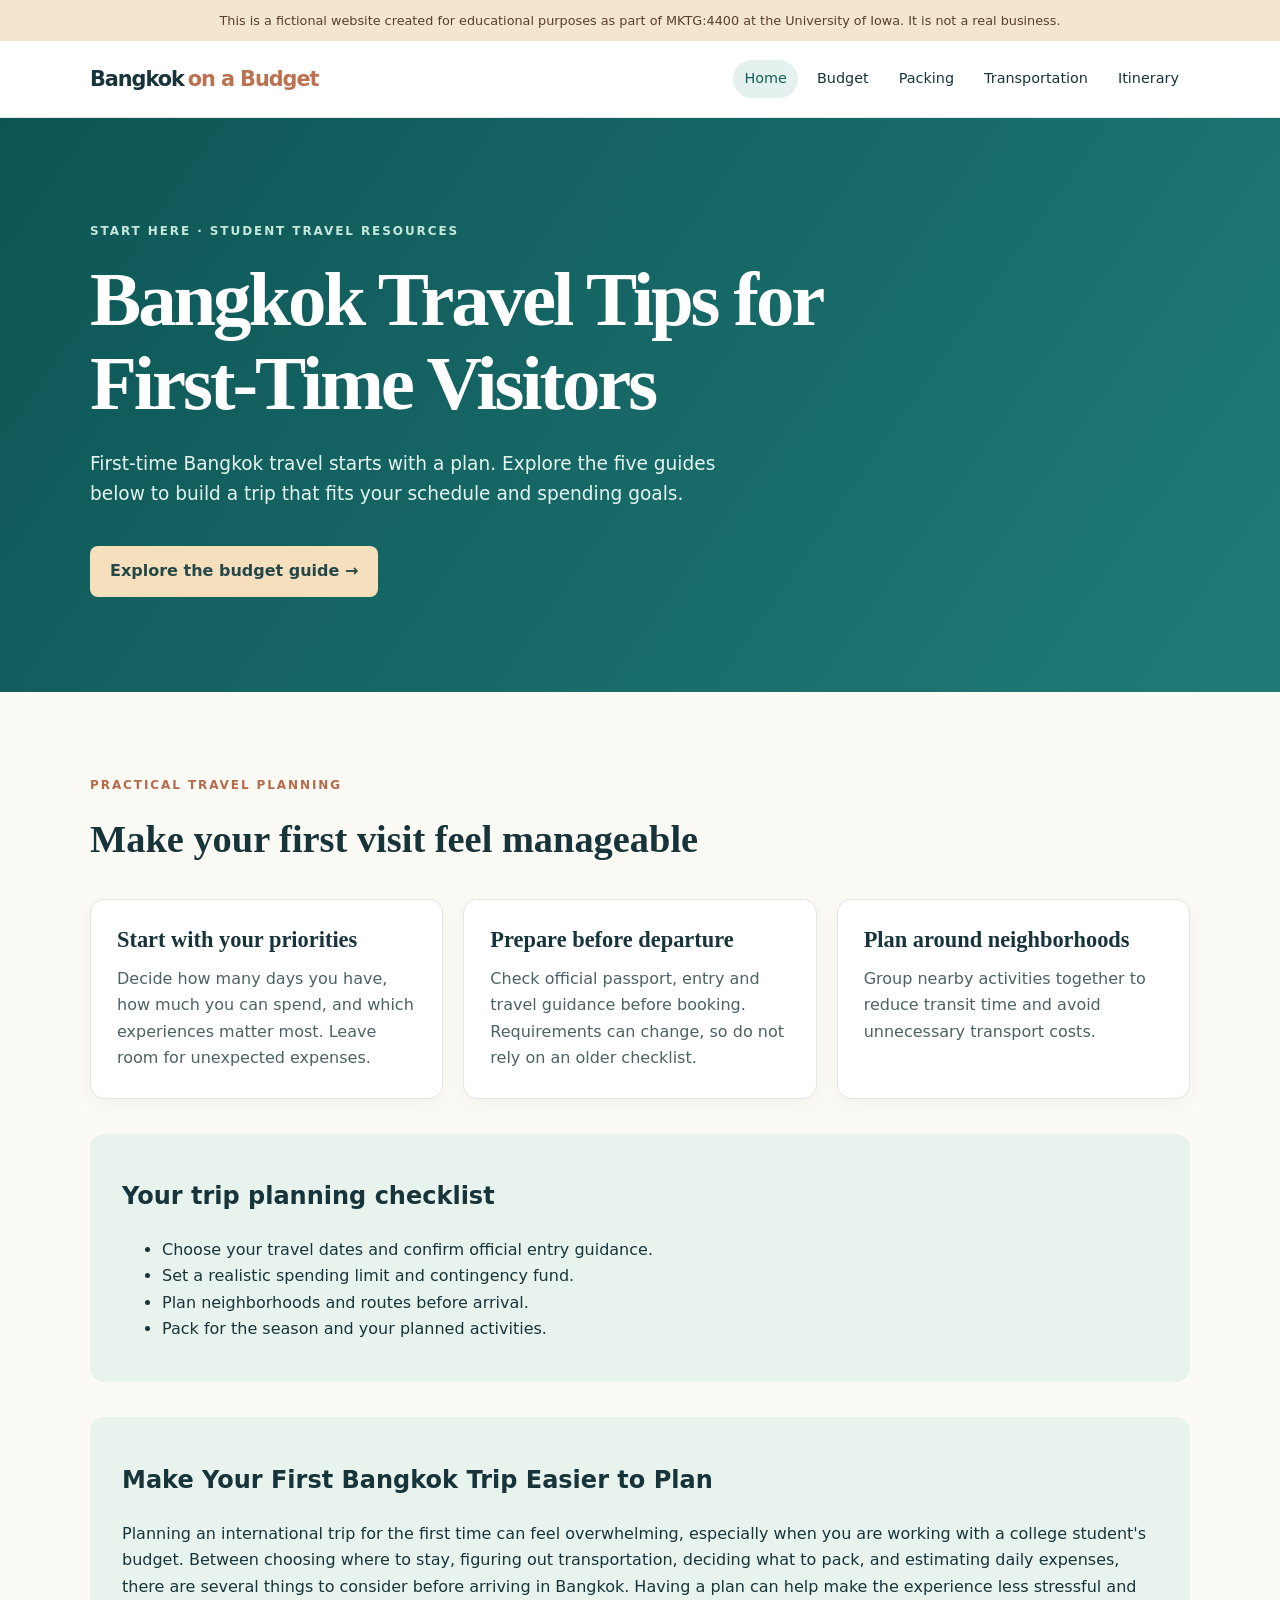
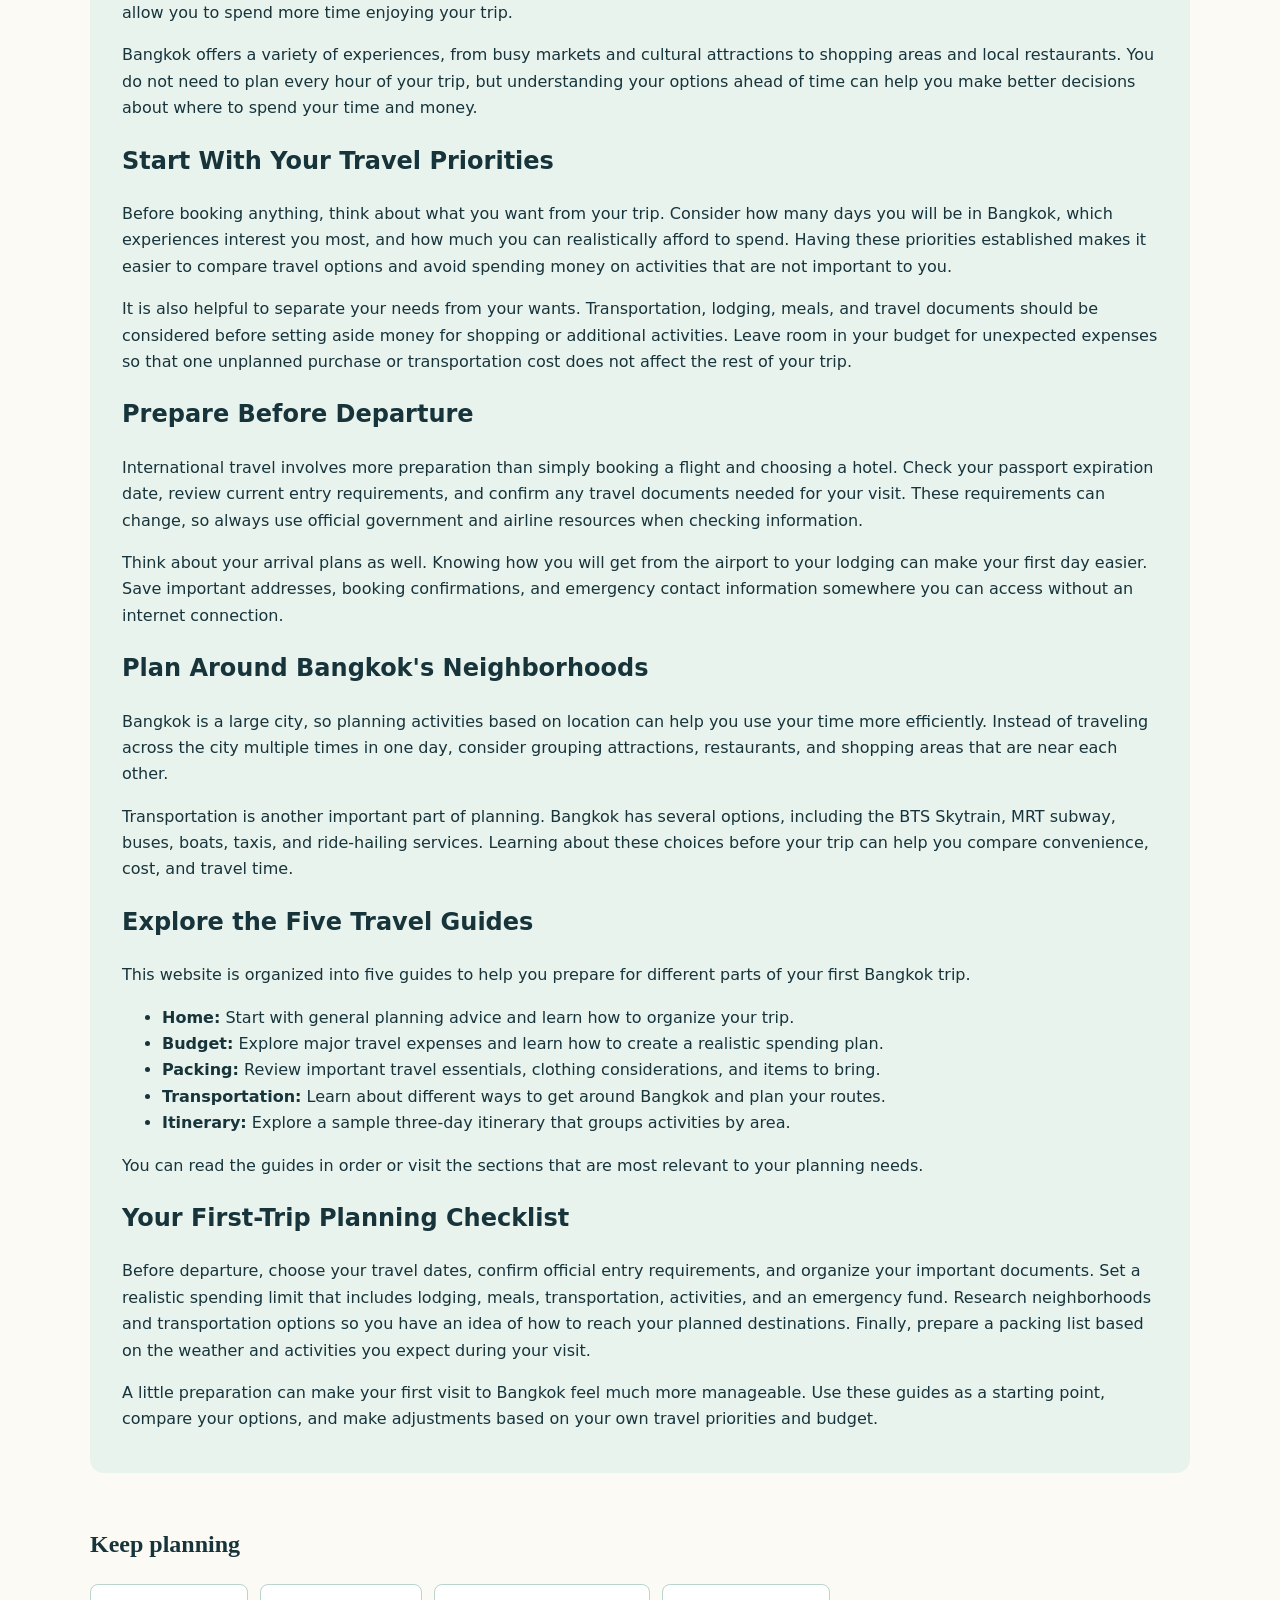
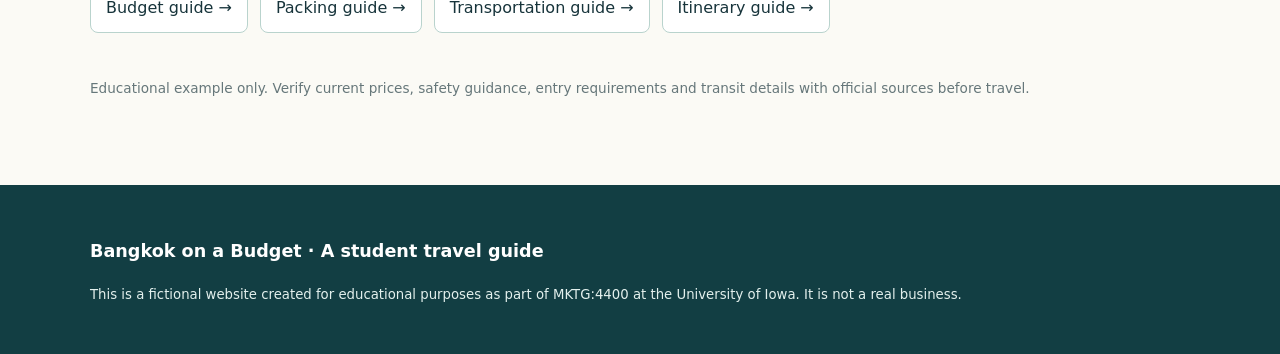
<file: index.html>
<!doctype html>
<html lang="en">
<head>
  <meta charset="utf-8">
  <meta name="viewport" content="width=device-width, initial-scale=1">
  <meta name="description" content="Plan your first Bangkok trip with practical advice for college students, from budgeting to getting around.">
  <title>Bangkok Travel Tips for First-Time Visitors | Bangkok on a Budget</title>
  <link rel="stylesheet" href="style.css">
</head>
<body>
  <div class="notice">This is a fictional website created for educational purposes as part of MKTG:4400 at the University of Iowa. It is not a real business.</div>

  <header class="site-header">
    <div class="container header-inner">
      <a class="brand" href="index.html">Bangkok<span>on a Budget</span></a>
      <nav aria-label="Main navigation">
        <a href="index.html" aria-current="page">Home</a>
        <a href="budget.html">Budget</a>
        <a href="packing.html">Packing</a>
        <a href="transportation.html">Transportation</a>
        <a href="itinerary.html">Itinerary</a>
      </nav>
    </div>
  </header>

  <main>
    <section class="hero">
      <div class="container">
        <p class="eyebrow">Start here · Student travel resources</p>
        <h1>Bangkok Travel Tips for First-Time Visitors</h1>
        <p class="lead">First-time Bangkok travel starts with a plan. Explore the five guides below to build a trip that fits your schedule and spending goals.</p>
        <a class="button" href="budget.html">Explore the budget guide →</a>
      </div>
    </section>

    <section class="container content">
      <div class="section-heading">
        <p class="eyebrow">Practical travel planning</p>
        <h2>Make your first visit feel manageable</h2>
      </div>

      <div class="cards">
        <article class="card">
          <h2>Start with your priorities</h2>
          <p>Decide how many days you have, how much you can spend, and which experiences matter most. Leave room for unexpected expenses.</p>
        </article>

        <article class="card">
          <h2>Prepare before departure</h2>
          <p>Check official passport, entry and travel guidance before booking. Requirements can change, so do not rely on an older checklist.</p>
        </article>

        <article class="card">
          <h2>Plan around neighborhoods</h2>
          <p>Group nearby activities together to reduce transit time and avoid unnecessary transport costs.</p>
        </article>
      </div>

      <section class="feature">
        <h2>Your trip planning checklist</h2>
        <ul>
          <li>Choose your travel dates and confirm official entry guidance.</li>
          <li>Set a realistic spending limit and contingency fund.</li>
          <li>Plan neighborhoods and routes before arrival.</li>
          <li>Pack for the season and your planned activities.</li>
        </ul>
      </section>

      <section class="feature">
        <h2>Make Your First Bangkok Trip Easier to Plan</h2>
        <p>Planning an international trip for the first time can feel overwhelming, especially when you are working with a college student's budget. Between choosing where to stay, figuring out transportation, deciding what to pack, and estimating daily expenses, there are several things to consider before arriving in Bangkok. Having a plan can help make the experience less stressful and allow you to spend more time enjoying your trip.</p>

        <p>Bangkok offers a variety of experiences, from busy markets and cultural attractions to shopping areas and local restaurants. You do not need to plan every hour of your trip, but understanding your options ahead of time can help you make better decisions about where to spend your time and money.</p>

        <h2>Start With Your Travel Priorities</h2>
        <p>Before booking anything, think about what you want from your trip. Consider how many days you will be in Bangkok, which experiences interest you most, and how much you can realistically afford to spend. Having these priorities established makes it easier to compare travel options and avoid spending money on activities that are not important to you.</p>

        <p>It is also helpful to separate your needs from your wants. Transportation, lodging, meals, and travel documents should be considered before setting aside money for shopping or additional activities. Leave room in your budget for unexpected expenses so that one unplanned purchase or transportation cost does not affect the rest of your trip.</p>

        <h2>Prepare Before Departure</h2>
        <p>International travel involves more preparation than simply booking a flight and choosing a hotel. Check your passport expiration date, review current entry requirements, and confirm any travel documents needed for your visit. These requirements can change, so always use official government and airline resources when checking information.</p>

        <p>Think about your arrival plans as well. Knowing how you will get from the airport to your lodging can make your first day easier. Save important addresses, booking confirmations, and emergency contact information somewhere you can access without an internet connection.</p>

        <h2>Plan Around Bangkok's Neighborhoods</h2>
        <p>Bangkok is a large city, so planning activities based on location can help you use your time more efficiently. Instead of traveling across the city multiple times in one day, consider grouping attractions, restaurants, and shopping areas that are near each other.</p>

        <p>Transportation is another important part of planning. Bangkok has several options, including the BTS Skytrain, MRT subway, buses, boats, taxis, and ride-hailing services. Learning about these choices before your trip can help you compare convenience, cost, and travel time.</p>

        <h2>Explore the Five Travel Guides</h2>
        <p>This website is organized into five guides to help you prepare for different parts of your first Bangkok trip.</p>

        <ul>
          <li><strong>Home:</strong> Start with general planning advice and learn how to organize your trip.</li>
          <li><strong>Budget:</strong> Explore major travel expenses and learn how to create a realistic spending plan.</li>
          <li><strong>Packing:</strong> Review important travel essentials, clothing considerations, and items to bring.</li>
          <li><strong>Transportation:</strong> Learn about different ways to get around Bangkok and plan your routes.</li>
          <li><strong>Itinerary:</strong> Explore a sample three-day itinerary that groups activities by area.</li>
        </ul>

        <p>You can read the guides in order or visit the sections that are most relevant to your planning needs.</p>

        <h2>Your First-Trip Planning Checklist</h2>
        <p>Before departure, choose your travel dates, confirm official entry requirements, and organize your important documents. Set a realistic spending limit that includes lodging, meals, transportation, activities, and an emergency fund. Research neighborhoods and transportation options so you have an idea of how to reach your planned destinations. Finally, prepare a packing list based on the weather and activities you expect during your visit.</p>

        <p>A little preparation can make your first visit to Bangkok feel much more manageable. Use these guides as a starting point, compare your options, and make adjustments based on your own travel priorities and budget.</p>
      </section>

      <section class="related">
        <h2>Keep planning</h2>
        <div class="links">
          <a class="guide-link" href="budget.html">Budget guide <span aria-hidden="true">→</span></a>
          <a class="guide-link" href="packing.html">Packing guide <span aria-hidden="true">→</span></a>
          <a class="guide-link" href="transportation.html">Transportation guide <span aria-hidden="true">→</span></a>
          <a class="guide-link" href="itinerary.html">Itinerary guide <span aria-hidden="true">→</span></a>
        </div>
      </section>

      <p class="disclaimer">Educational example only. Verify current prices, safety guidance, entry requirements and transit details with official sources before travel.</p>
    </section>
  </main>

  <footer>
    <div class="container">
      <p class="footer-brand">Bangkok on a Budget · A student travel guide</p>
      <p>This is a fictional website created for educational purposes as part of MKTG:4400 at the University of Iowa. It is not a real business.</p>
    </div>
  </footer>
</body>
</html>
</file>
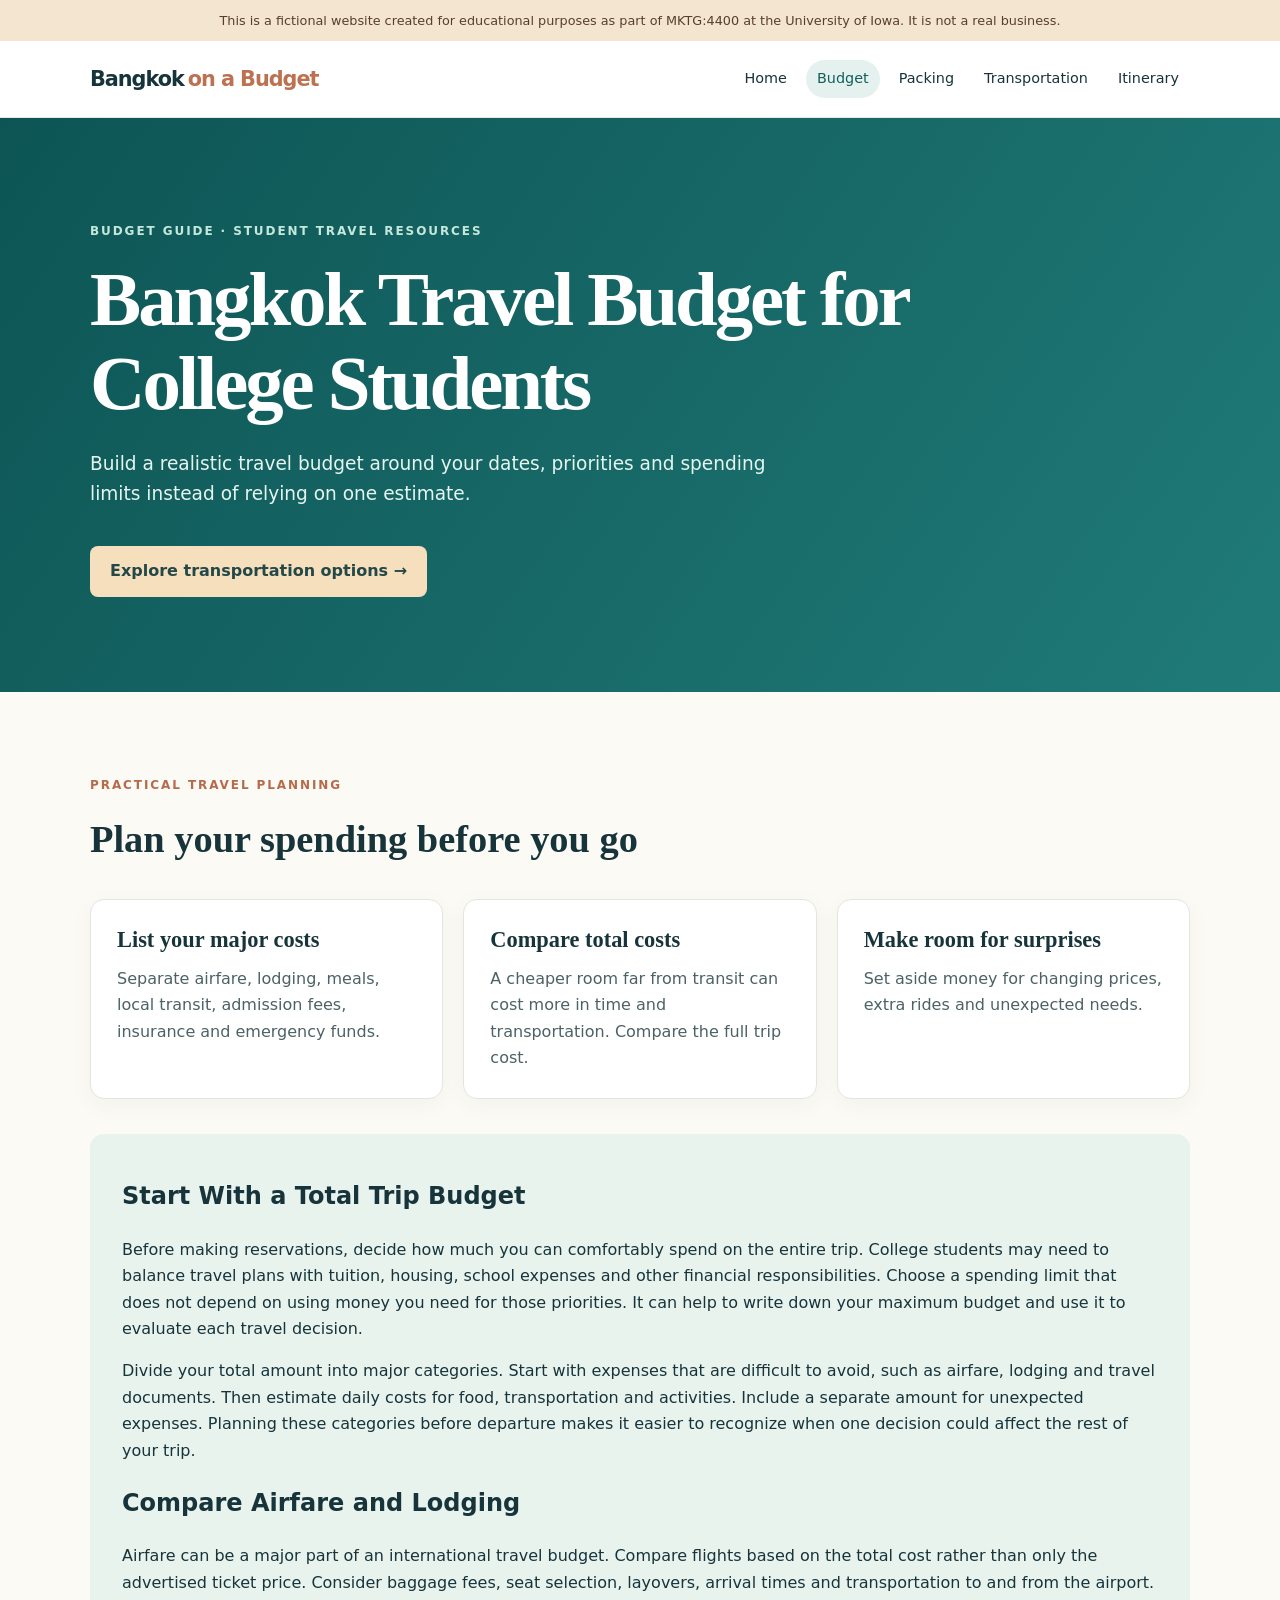
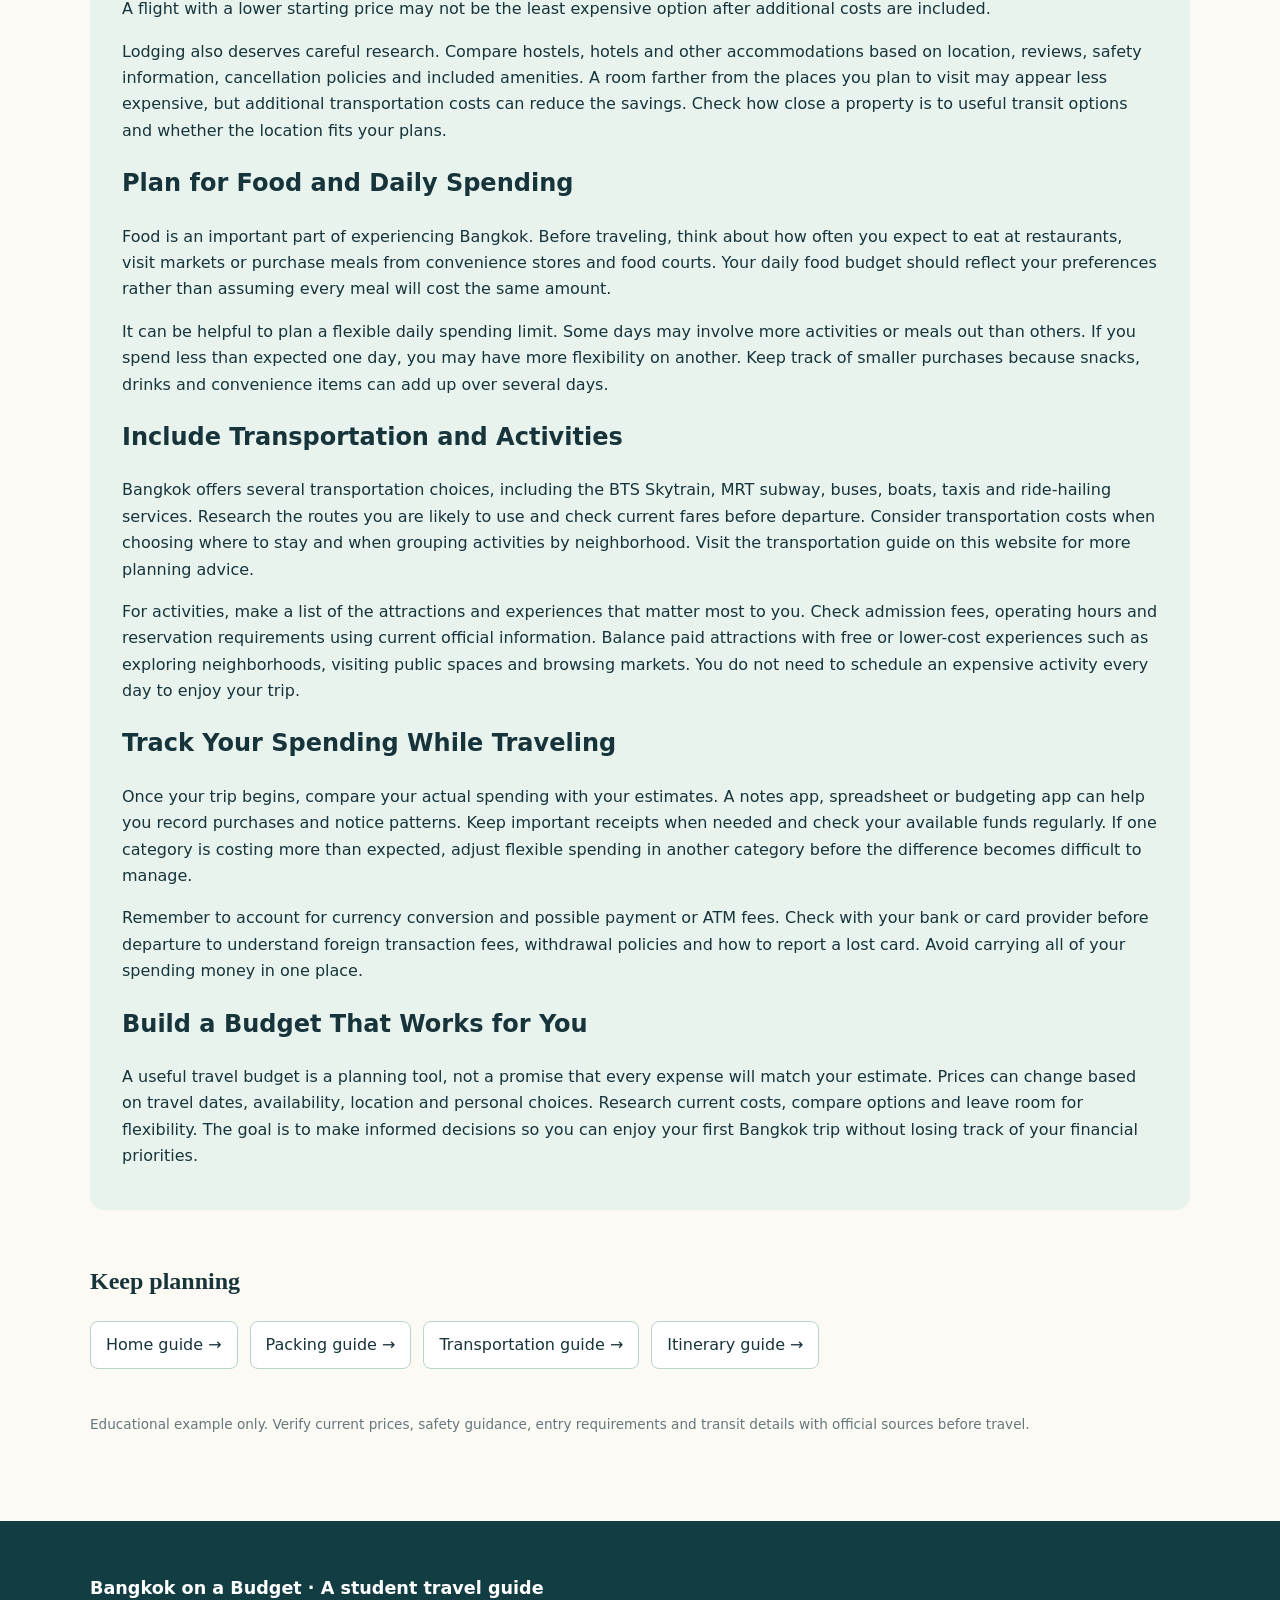
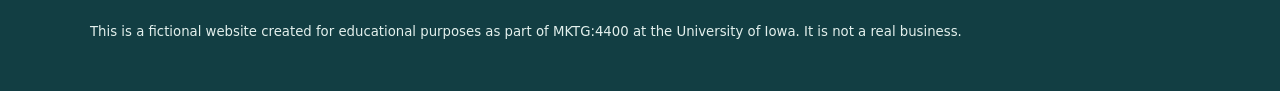
<file: budget.html>
<!doctype html>
<html lang="en">
<head>
  <meta charset="utf-8">
  <meta name="viewport" content="width=device-width, initial-scale=1">
  <meta name="description" content="Create a realistic Bangkok travel budget with student-friendly guidance for lodging, food, transportation and activities.">
  <title>Bangkok Travel Budget for College Students | Bangkok on a Budget</title>
  <link rel="stylesheet" href="style.css">
</head>
<body>
  <div class="notice">This is a fictional website created for educational purposes as part of MKTG:4400 at the University of Iowa. It is not a real business.</div>

  <header class="site-header">
    <div class="container header-inner">
      <a class="brand" href="index.html">Bangkok<span>on a Budget</span></a>
      <nav aria-label="Main navigation">
        <a href="index.html">Home</a>
        <a href="budget.html" aria-current="page">Budget</a>
        <a href="packing.html">Packing</a>
        <a href="transportation.html">Transportation</a>
        <a href="itinerary.html">Itinerary</a>
      </nav>
    </div>
  </header>

  <main>
    <section class="hero">
      <div class="container">
        <p class="eyebrow">Budget guide · Student travel resources</p>
        <h1>Bangkok Travel Budget for College Students</h1>
        <p class="lead">Build a realistic travel budget around your dates, priorities and spending limits instead of relying on one estimate.</p>
        <a class="button" href="transportation.html">Explore transportation options →</a>
      </div>
    </section>

    <section class="container content">
      <div class="section-heading">
        <p class="eyebrow">Practical travel planning</p>
        <h2>Plan your spending before you go</h2>
      </div>

      <div class="cards">
        <article class="card">
          <h2>List your major costs</h2>
          <p>Separate airfare, lodging, meals, local transit, admission fees, insurance and emergency funds.</p>
        </article>
        <article class="card">
          <h2>Compare total costs</h2>
          <p>A cheaper room far from transit can cost more in time and transportation. Compare the full trip cost.</p>
        </article>
        <article class="card">
          <h2>Make room for surprises</h2>
          <p>Set aside money for changing prices, extra rides and unexpected needs.</p>
        </article>
      </div>

      <section class="feature">
        <h2>Start With a Total Trip Budget</h2>
        <p>Before making reservations, decide how much you can comfortably spend on the entire trip. College students may need to balance travel plans with tuition, housing, school expenses and other financial responsibilities. Choose a spending limit that does not depend on using money you need for those priorities. It can help to write down your maximum budget and use it to evaluate each travel decision.</p>

        <p>Divide your total amount into major categories. Start with expenses that are difficult to avoid, such as airfare, lodging and travel documents. Then estimate daily costs for food, transportation and activities. Include a separate amount for unexpected expenses. Planning these categories before departure makes it easier to recognize when one decision could affect the rest of your trip.</p>

        <h2>Compare Airfare and Lodging</h2>
        <p>Airfare can be a major part of an international travel budget. Compare flights based on the total cost rather than only the advertised ticket price. Consider baggage fees, seat selection, layovers, arrival times and transportation to and from the airport. A flight with a lower starting price may not be the least expensive option after additional costs are included.</p>

        <p>Lodging also deserves careful research. Compare hostels, hotels and other accommodations based on location, reviews, safety information, cancellation policies and included amenities. A room farther from the places you plan to visit may appear less expensive, but additional transportation costs can reduce the savings. Check how close a property is to useful transit options and whether the location fits your plans.</p>

        <h2>Plan for Food and Daily Spending</h2>
        <p>Food is an important part of experiencing Bangkok. Before traveling, think about how often you expect to eat at restaurants, visit markets or purchase meals from convenience stores and food courts. Your daily food budget should reflect your preferences rather than assuming every meal will cost the same amount.</p>

        <p>It can be helpful to plan a flexible daily spending limit. Some days may involve more activities or meals out than others. If you spend less than expected one day, you may have more flexibility on another. Keep track of smaller purchases because snacks, drinks and convenience items can add up over several days.</p>

        <h2>Include Transportation and Activities</h2>
        <p>Bangkok offers several transportation choices, including the BTS Skytrain, MRT subway, buses, boats, taxis and ride-hailing services. Research the routes you are likely to use and check current fares before departure. Consider transportation costs when choosing where to stay and when grouping activities by neighborhood. Visit the transportation guide on this website for more planning advice.</p>

        <p>For activities, make a list of the attractions and experiences that matter most to you. Check admission fees, operating hours and reservation requirements using current official information. Balance paid attractions with free or lower-cost experiences such as exploring neighborhoods, visiting public spaces and browsing markets. You do not need to schedule an expensive activity every day to enjoy your trip.</p>

        <h2>Track Your Spending While Traveling</h2>
        <p>Once your trip begins, compare your actual spending with your estimates. A notes app, spreadsheet or budgeting app can help you record purchases and notice patterns. Keep important receipts when needed and check your available funds regularly. If one category is costing more than expected, adjust flexible spending in another category before the difference becomes difficult to manage.</p>

        <p>Remember to account for currency conversion and possible payment or ATM fees. Check with your bank or card provider before departure to understand foreign transaction fees, withdrawal policies and how to report a lost card. Avoid carrying all of your spending money in one place.</p>

        <h2>Build a Budget That Works for You</h2>
        <p>A useful travel budget is a planning tool, not a promise that every expense will match your estimate. Prices can change based on travel dates, availability, location and personal choices. Research current costs, compare options and leave room for flexibility. The goal is to make informed decisions so you can enjoy your first Bangkok trip without losing track of your financial priorities.</p>
      </section>

      <section class="related">
        <h2>Keep planning</h2>
        <div class="links">
          <a class="guide-link" href="index.html">Home guide <span aria-hidden="true">→</span></a>
          <a class="guide-link" href="packing.html">Packing guide <span aria-hidden="true">→</span></a>
          <a class="guide-link" href="transportation.html">Transportation guide <span aria-hidden="true">→</span></a>
          <a class="guide-link" href="itinerary.html">Itinerary guide <span aria-hidden="true">→</span></a>
        </div>
      </section>

      <p class="disclaimer">Educational example only. Verify current prices, safety guidance, entry requirements and transit details with official sources before travel.</p>
    </section>
  </main>

  <footer>
    <div class="container">
      <p class="footer-brand">Bangkok on a Budget · A student travel guide</p>
      <p>This is a fictional website created for educational purposes as part of MKTG:4400 at the University of Iowa. It is not a real business.</p>
    </div>
  </footer>
</body>
</html>
</file>
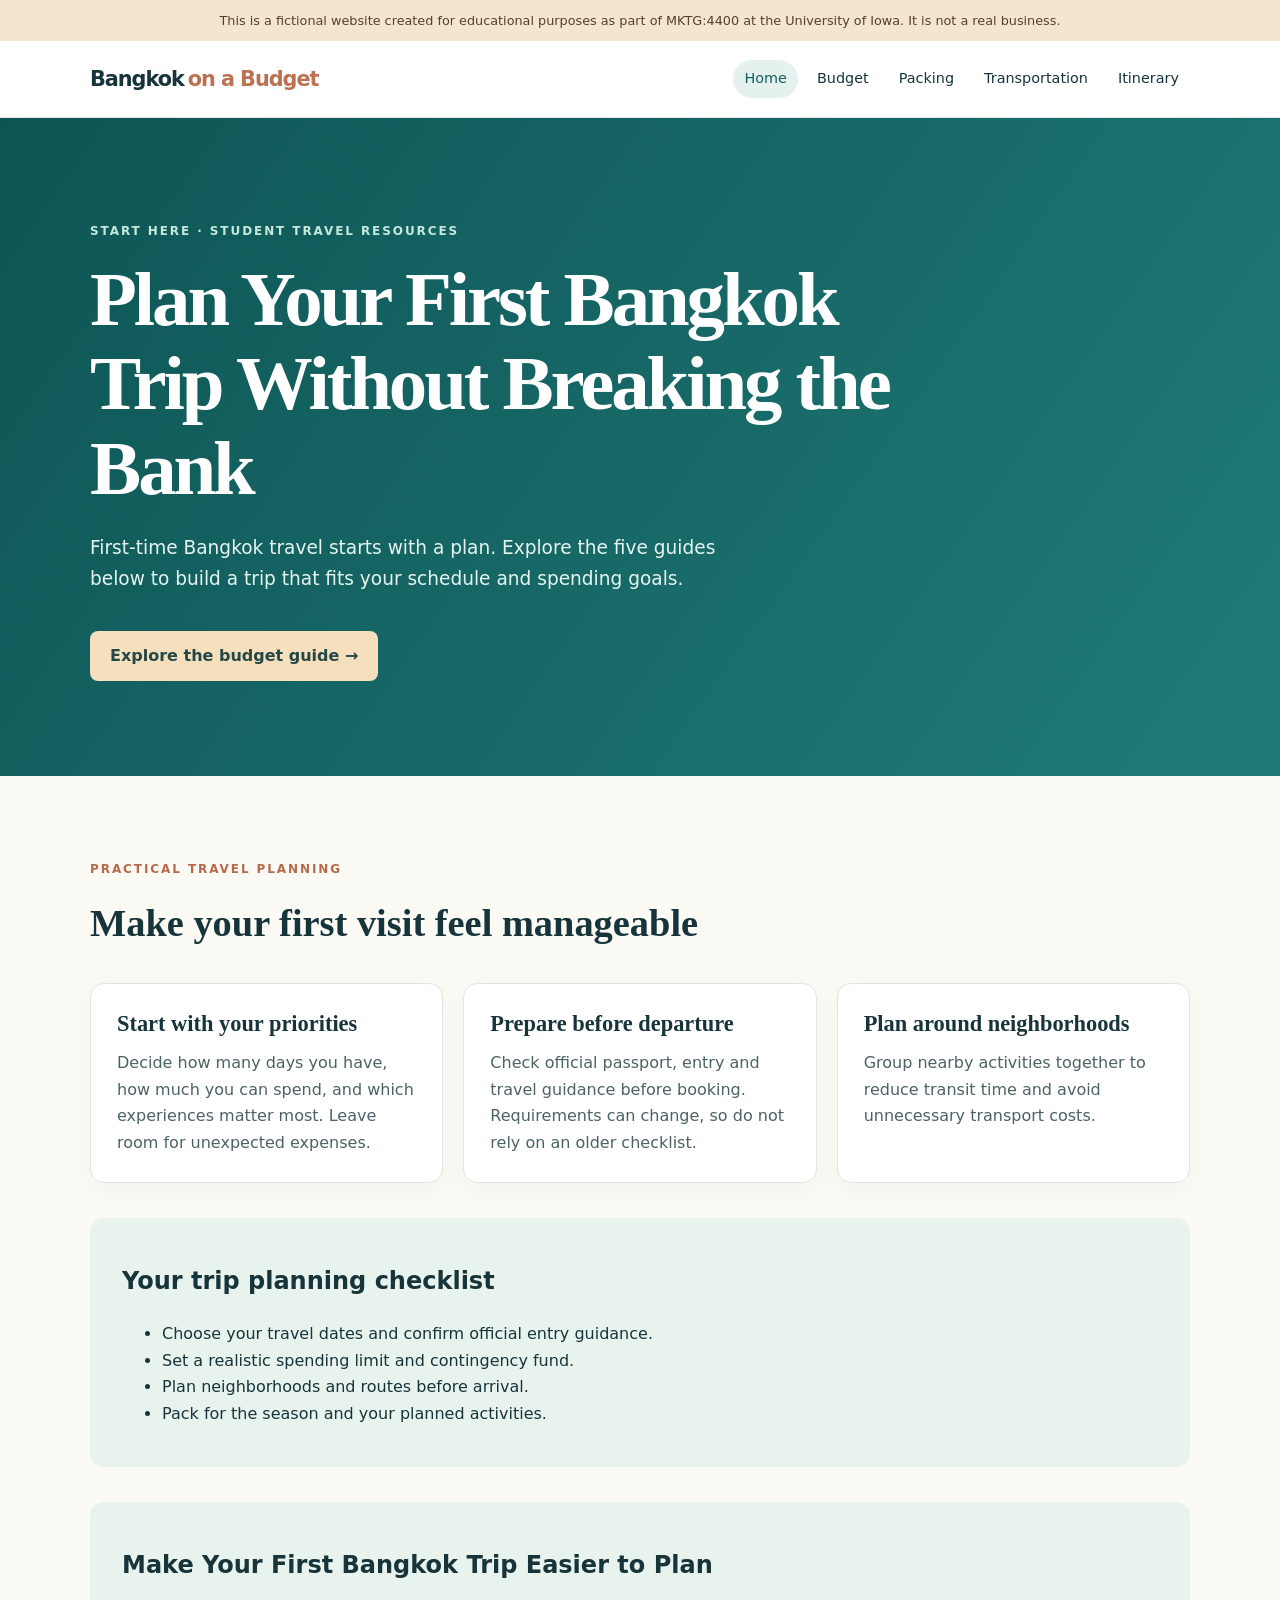
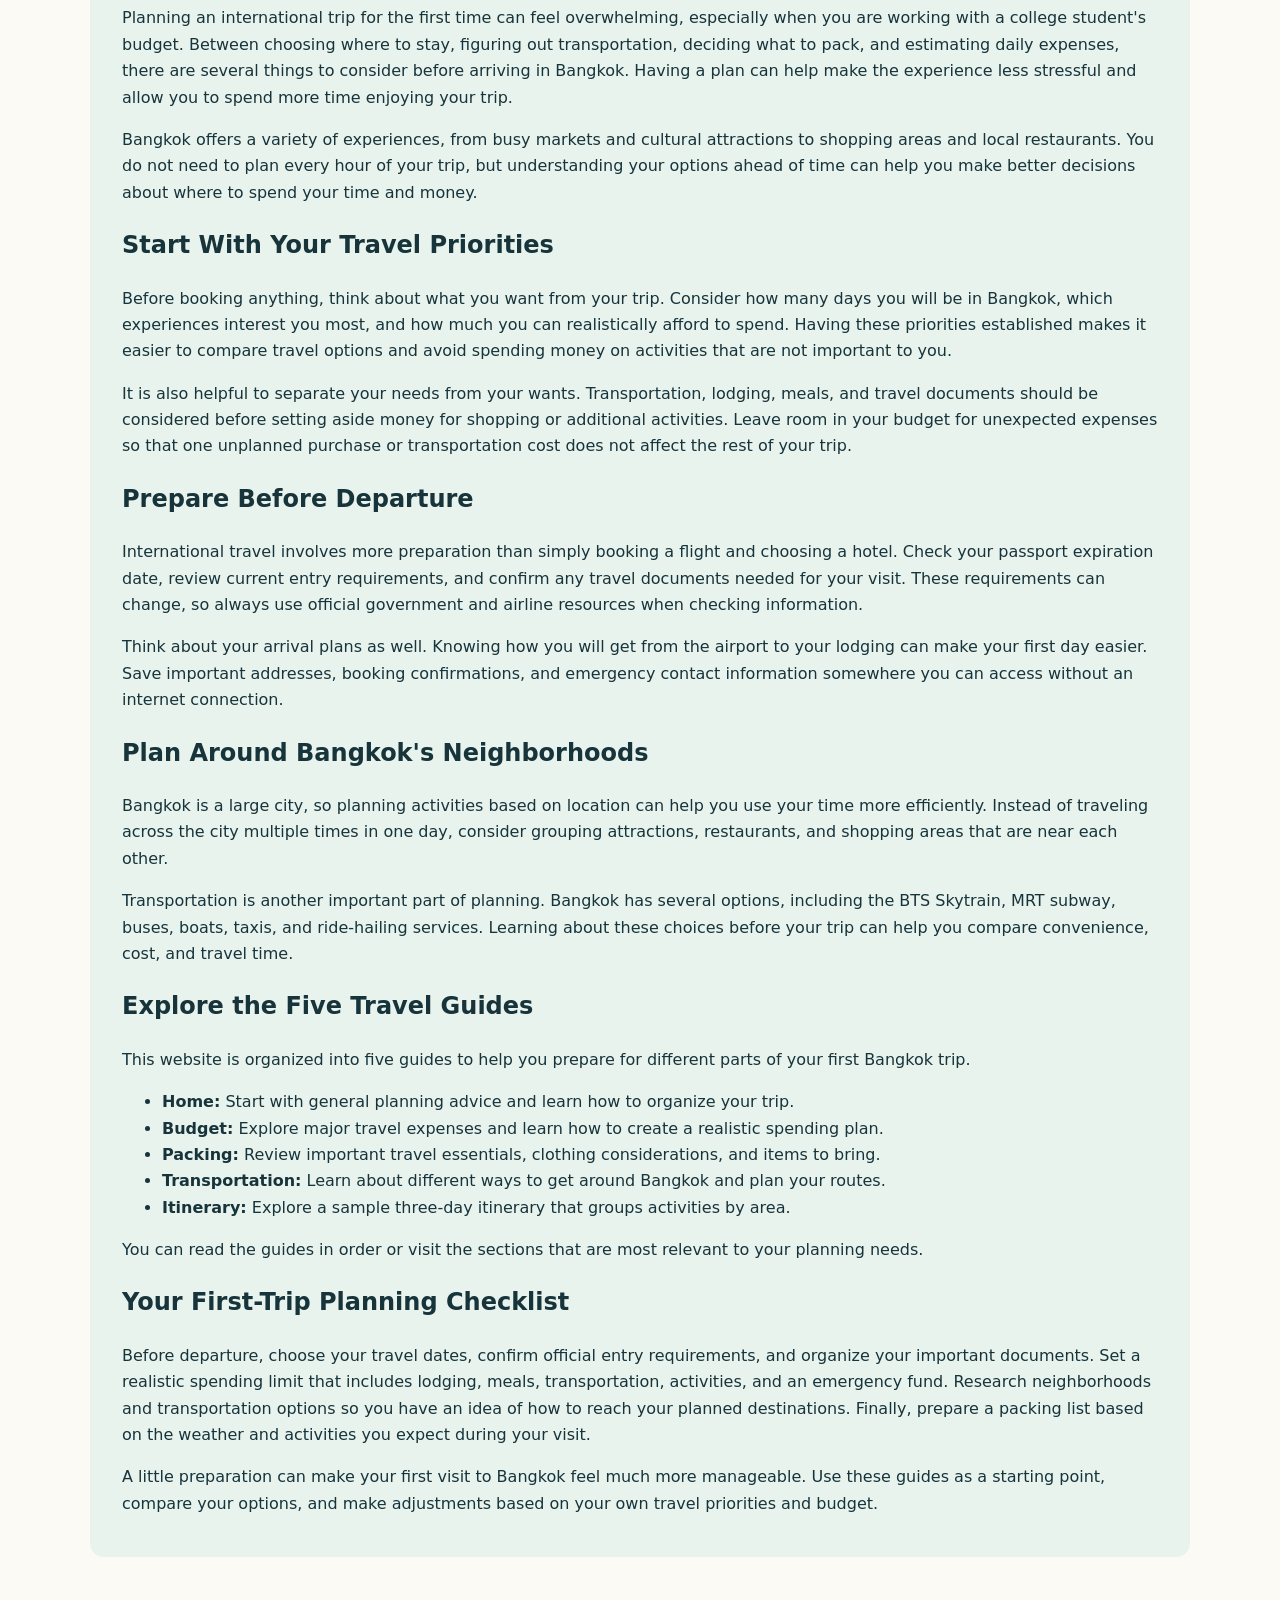
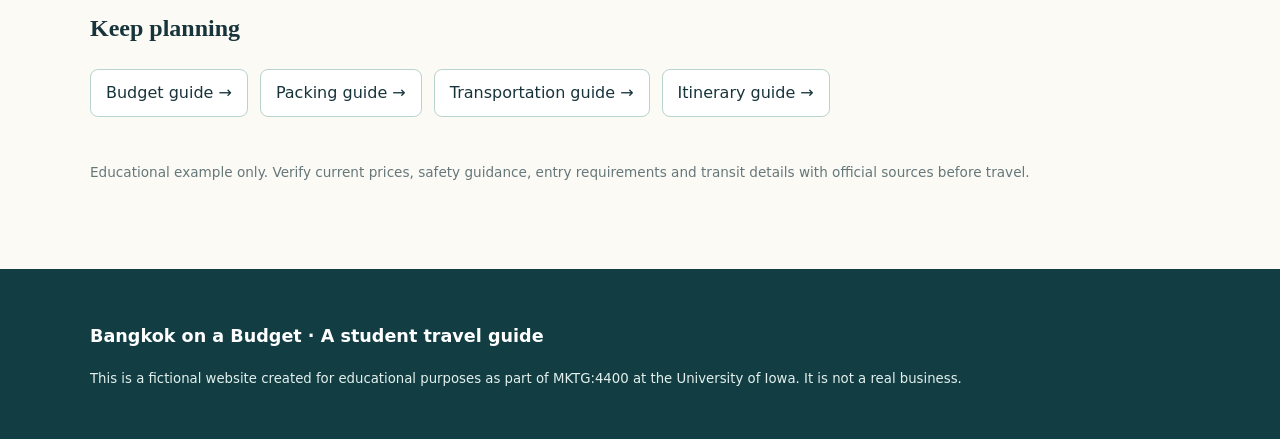
<file: index-b.html>
<!doctype html>
<html lang="en">
<head>
  <meta charset="utf-8">
  <meta name="viewport" content="width=device-width, initial-scale=1">
  <meta name="description" content="Plan your first Bangkok trip without breaking the bank with practical budget travel advice for college students.">
  <meta name="robots" content="noindex, nofollow">
  <title>Plan Your First Bangkok Trip Without Breaking the Bank | Bangkok on a Budget</title>
  <link rel="stylesheet" href="style.css">
</head>
<body>
  <div class="notice">This is a fictional website created for educational purposes as part of MKTG:4400 at the University of Iowa. It is not a real business.</div>

  <header class="site-header">
    <div class="container header-inner">
      <a class="brand" href="index.html">Bangkok<span>on a Budget</span></a>
      <nav aria-label="Main navigation">
        <a href="index.html" aria-current="page">Home</a>
        <a href="budget.html">Budget</a>
        <a href="packing.html">Packing</a>
        <a href="transportation.html">Transportation</a>
        <a href="itinerary.html">Itinerary</a>
      </nav>
    </div>
  </header>

  <main>
    <section class="hero">
      <div class="container">
        <p class="eyebrow">Start here · Student travel resources</p>
        <h1>Plan Your First Bangkok Trip Without Breaking the Bank</h1>
        <p class="lead">First-time Bangkok travel starts with a plan. Explore the five guides below to build a trip that fits your schedule and spending goals.</p>
        <a class="button" href="budget.html">Explore the budget guide →</a>
      </div>
    </section>

    <section class="container content">
      <div class="section-heading">
        <p class="eyebrow">Practical travel planning</p>
        <h2>Make your first visit feel manageable</h2>
      </div>

      <div class="cards">
        <article class="card">
          <h2>Start with your priorities</h2>
          <p>Decide how many days you have, how much you can spend, and which experiences matter most. Leave room for unexpected expenses.</p>
        </article>

        <article class="card">
          <h2>Prepare before departure</h2>
          <p>Check official passport, entry and travel guidance before booking. Requirements can change, so do not rely on an older checklist.</p>
        </article>

        <article class="card">
          <h2>Plan around neighborhoods</h2>
          <p>Group nearby activities together to reduce transit time and avoid unnecessary transport costs.</p>
        </article>
      </div>

      <section class="feature">
        <h2>Your trip planning checklist</h2>
        <ul>
          <li>Choose your travel dates and confirm official entry guidance.</li>
          <li>Set a realistic spending limit and contingency fund.</li>
          <li>Plan neighborhoods and routes before arrival.</li>
          <li>Pack for the season and your planned activities.</li>
        </ul>
      </section>

      
<section class="feature">
  <h2>Make Your First Bangkok Trip Easier to Plan</h2>
  <p>Planning an international trip for the first time can feel overwhelming, especially when you are working with a college student's budget. Between choosing where to stay, figuring out transportation, deciding what to pack, and estimating daily expenses, there are several things to consider before arriving in Bangkok. Having a plan can help make the experience less stressful and allow you to spend more time enjoying your trip.</p>
  <p>Bangkok offers a variety of experiences, from busy markets and cultural attractions to shopping areas and local restaurants. You do not need to plan every hour of your trip, but understanding your options ahead of time can help you make better decisions about where to spend your time and money.</p>

  <h2>Start With Your Travel Priorities</h2>
  <p>Before booking anything, think about what you want from your trip. Consider how many days you will be in Bangkok, which experiences interest you most, and how much you can realistically afford to spend. Having these priorities established makes it easier to compare travel options and avoid spending money on activities that are not important to you.</p>
  <p>It is also helpful to separate your needs from your wants. Transportation, lodging, meals, and travel documents should be considered before setting aside money for shopping or additional activities. Leave room in your budget for unexpected expenses so that one unplanned purchase or transportation cost does not affect the rest of your trip.</p>

  <h2>Prepare Before Departure</h2>
  <p>International travel involves more preparation than simply booking a flight and choosing a hotel. Check your passport expiration date, review current entry requirements, and confirm any travel documents needed for your visit. These requirements can change, so always use official government and airline resources when checking information.</p>
  <p>Think about your arrival plans as well. Knowing how you will get from the airport to your lodging can make your first day easier. Save important addresses, booking confirmations, and emergency contact information somewhere you can access without an internet connection.</p>

  <h2>Plan Around Bangkok's Neighborhoods</h2>
  <p>Bangkok is a large city, so planning activities based on location can help you use your time more efficiently. Instead of traveling across the city multiple times in one day, consider grouping attractions, restaurants, and shopping areas that are near each other.</p>
  <p>Transportation is another important part of planning. Bangkok has several options, including the BTS Skytrain, MRT subway, buses, boats, taxis, and ride-hailing services. Learning about these choices before your trip can help you compare convenience, cost, and travel time.</p>

  <h2>Explore the Five Travel Guides</h2>
  <p>This website is organized into five guides to help you prepare for different parts of your first Bangkok trip.</p>
  <ul>
    <li><strong>Home:</strong> Start with general planning advice and learn how to organize your trip.</li>
    <li><strong>Budget:</strong> Explore major travel expenses and learn how to create a realistic spending plan.</li>
    <li><strong>Packing:</strong> Review important travel essentials, clothing considerations, and items to bring.</li>
    <li><strong>Transportation:</strong> Learn about different ways to get around Bangkok and plan your routes.</li>
    <li><strong>Itinerary:</strong> Explore a sample three-day itinerary that groups activities by area.</li>
  </ul>
  <p>You can read the guides in order or visit the sections that are most relevant to your planning needs.</p>

  <h2>Your First-Trip Planning Checklist</h2>
  <p>Before departure, choose your travel dates, confirm official entry requirements, and organize your important documents. Set a realistic spending limit that includes lodging, meals, transportation, activities, and an emergency fund. Research neighborhoods and transportation options so you have an idea of how to reach your planned destinations. Finally, prepare a packing list based on the weather and activities you expect during your visit.</p>
  <p>A little preparation can make your first visit to Bangkok feel much more manageable. Use these guides as a starting point, compare your options, and make adjustments based on your own travel priorities and budget.</p>
</section>
<section class="related">
        <h2>Keep planning</h2>
        <div class="links">
          <a class="guide-link" href="budget.html">Budget guide <span aria-hidden="true">→</span></a>
          <a class="guide-link" href="packing.html">Packing guide <span aria-hidden="true">→</span></a>
          <a class="guide-link" href="transportation.html">Transportation guide <span aria-hidden="true">→</span></a>
          <a class="guide-link" href="itinerary.html">Itinerary guide <span aria-hidden="true">→</span></a>
        </div>
      </section>

      <p class="disclaimer">Educational example only. Verify current prices, safety guidance, entry requirements and transit details with official sources before travel.</p>
    </section>
  </main>

  <footer>
    <div class="container">
      <p class="footer-brand">Bangkok on a Budget · A student travel guide</p>
      <p>This is a fictional website created for educational purposes as part of MKTG:4400 at the University of Iowa. It is not a real business.</p>
    </div>
  </footer>
</body>
</html>
</file>
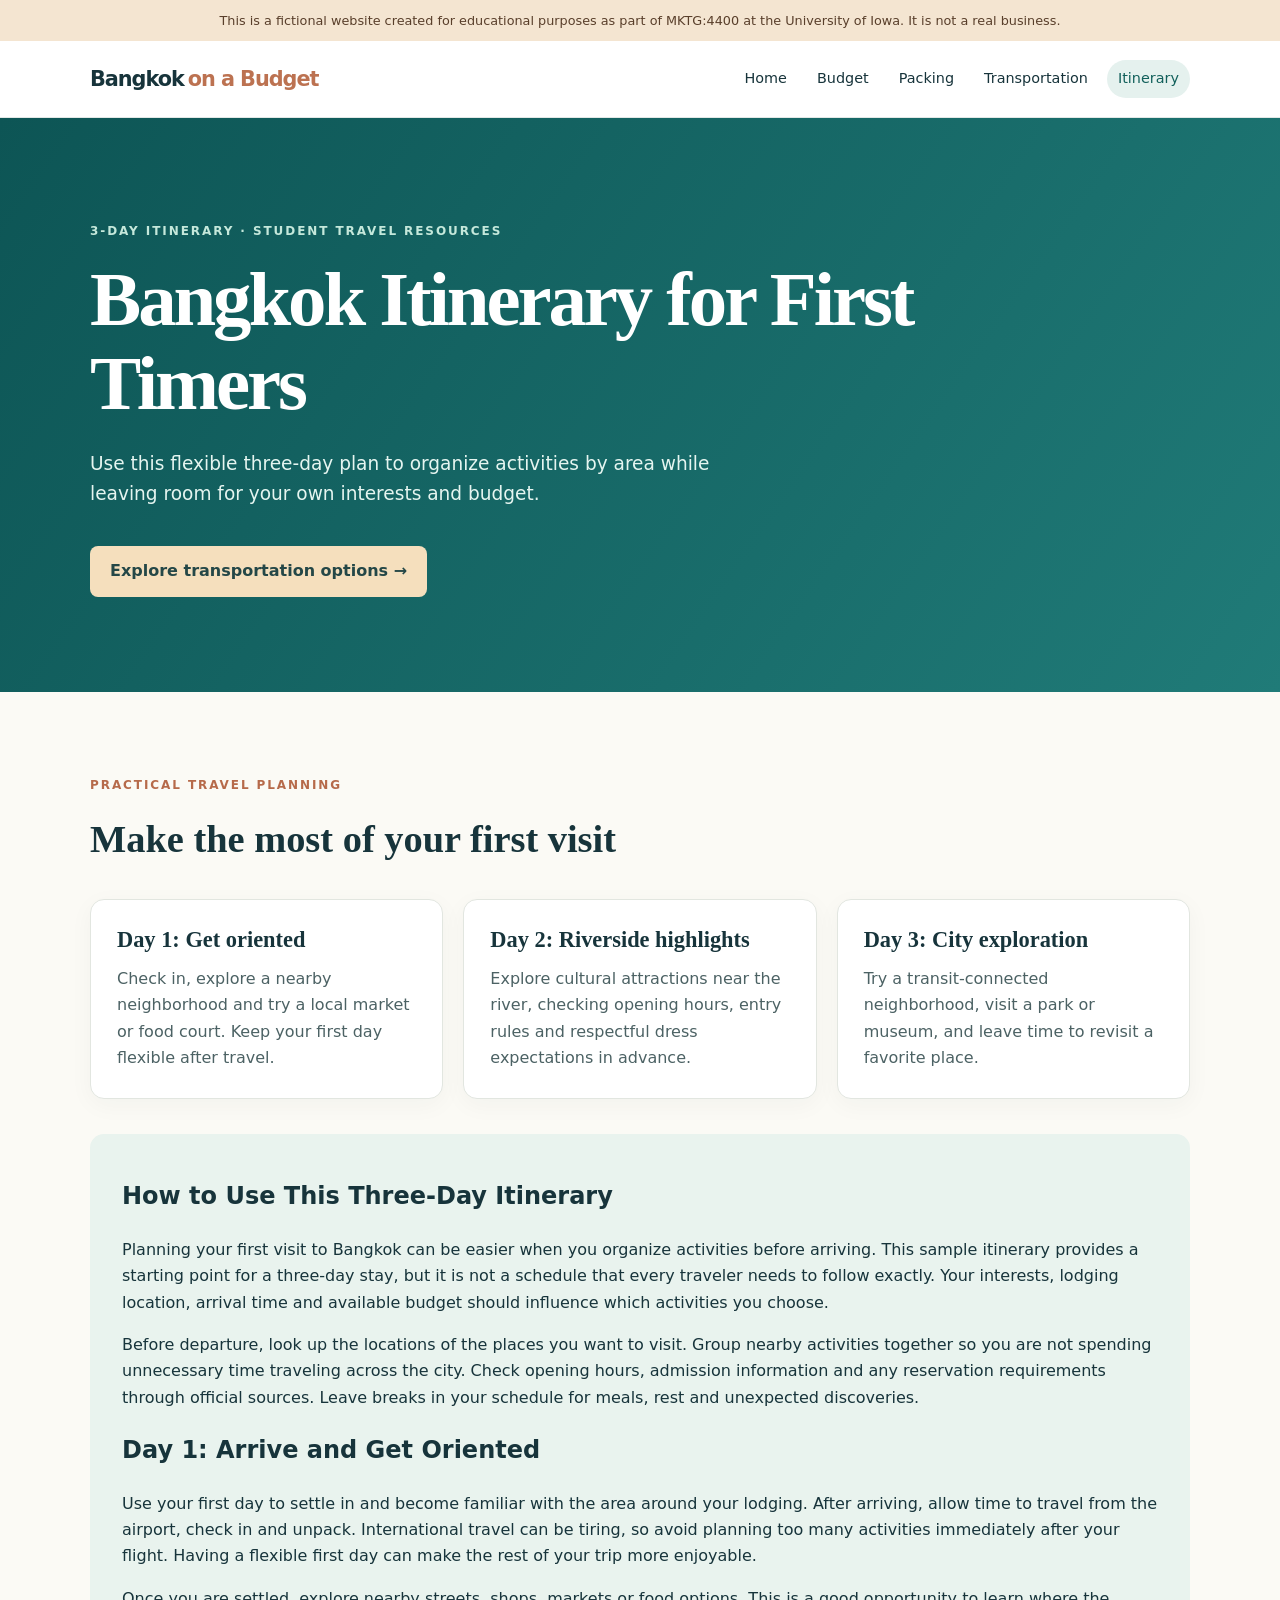
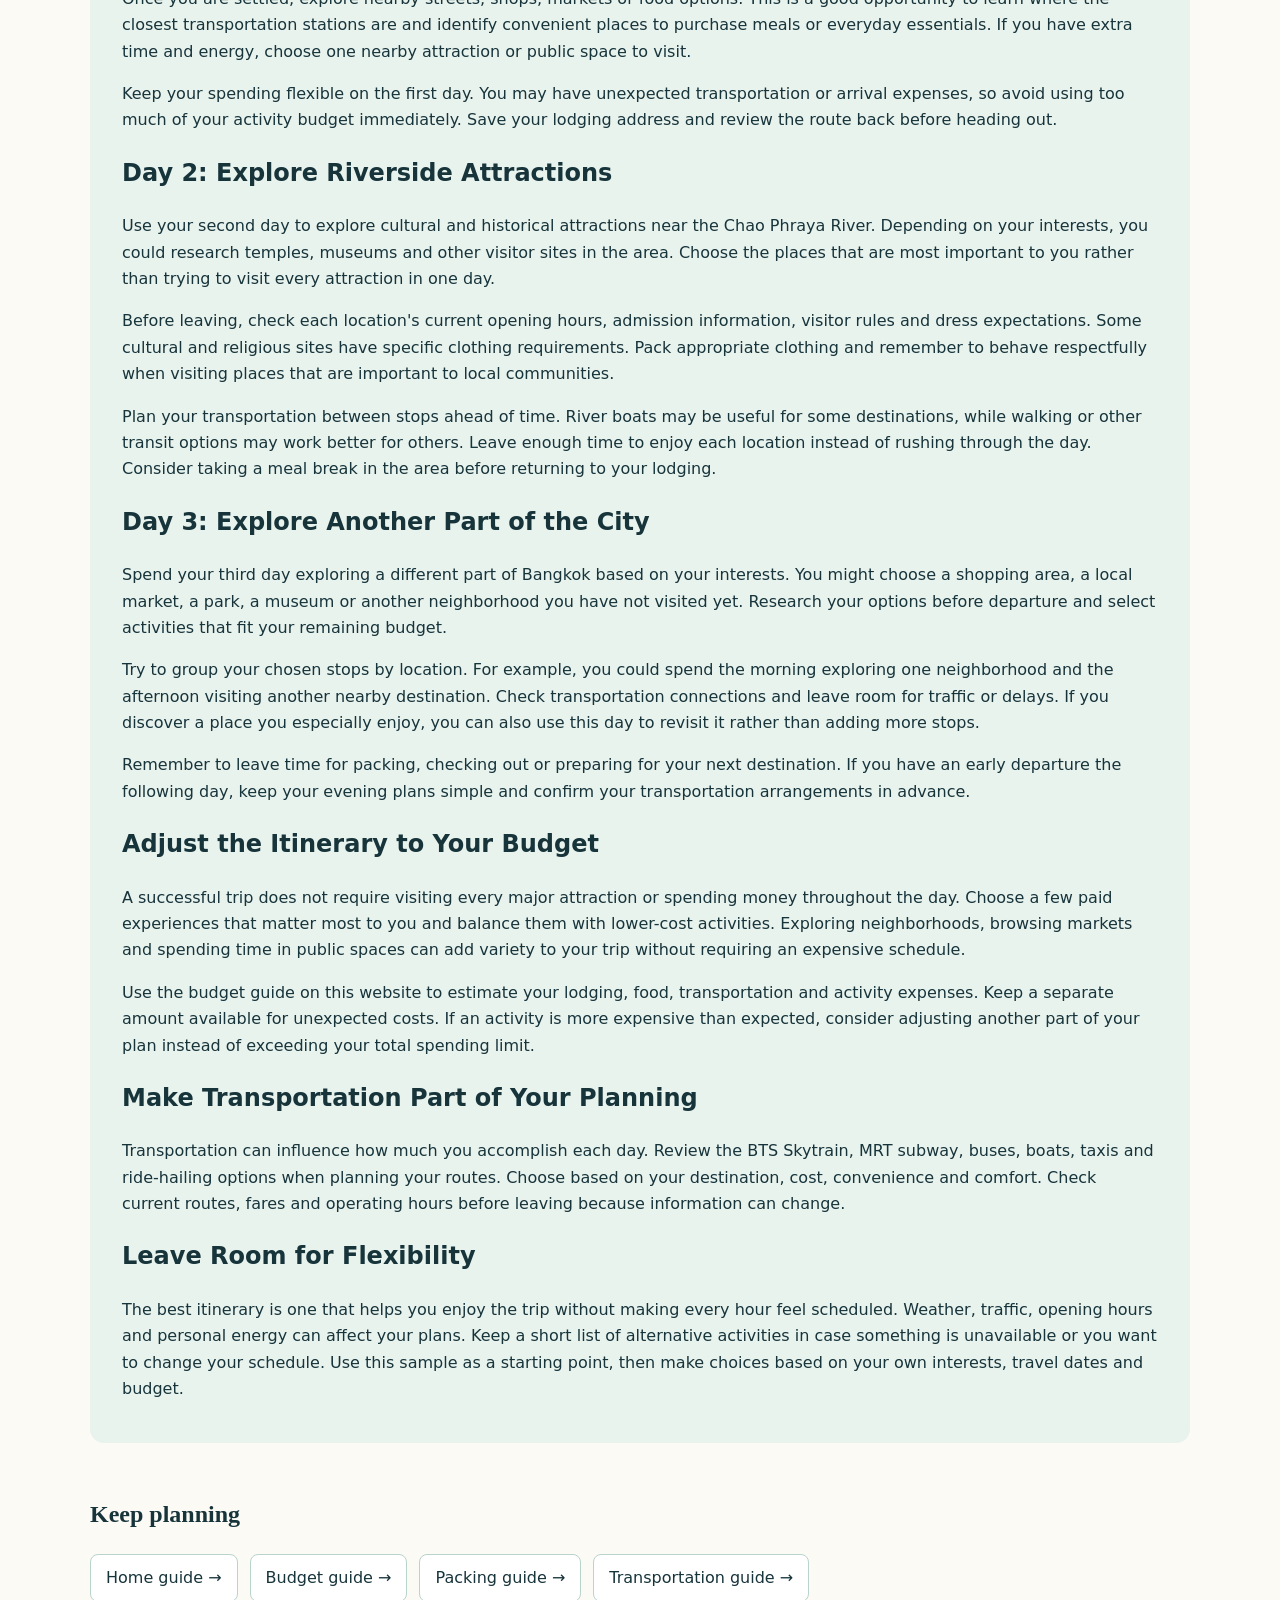
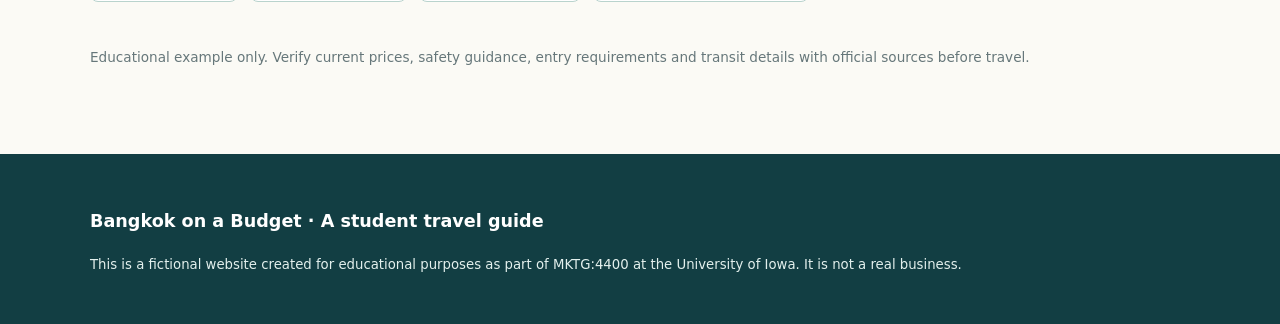
<file: itinerary.html>
<!doctype html>
<html lang="en">
<head>
  <meta charset="utf-8">
  <meta name="viewport" content="width=device-width, initial-scale=1">
  <meta name="description" content="Plan a flexible three-day Bangkok itinerary with neighborhood-based activities and budget-conscious travel tips for first-time visitors.">
  <title>Bangkok Itinerary for First Timers | Bangkok on a Budget</title>
  <link rel="stylesheet" href="style.css">
</head>
<body>
  <div class="notice">This is a fictional website created for educational purposes as part of MKTG:4400 at the University of Iowa. It is not a real business.</div>

  <header class="site-header">
    <div class="container header-inner">
      <a class="brand" href="index.html">Bangkok<span>on a Budget</span></a>
      <nav aria-label="Main navigation">
        <a href="index.html">Home</a>
        <a href="budget.html">Budget</a>
        <a href="packing.html">Packing</a>
        <a href="transportation.html">Transportation</a>
        <a href="itinerary.html" aria-current="page">Itinerary</a>
      </nav>
    </div>
  </header>

  <main>
    <section class="hero">
      <div class="container">
        <p class="eyebrow">3-day itinerary · Student travel resources</p>
        <h1>Bangkok Itinerary for First Timers</h1>
        <p class="lead">Use this flexible three-day plan to organize activities by area while leaving room for your own interests and budget.</p>
        <a class="button" href="transportation.html">Explore transportation options →</a>
      </div>
    </section>

    <section class="container content">
      <div class="section-heading">
        <p class="eyebrow">Practical travel planning</p>
        <h2>Make the most of your first visit</h2>
      </div>

      <div class="cards">
        <article class="card">
          <h2>Day 1: Get oriented</h2>
          <p>Check in, explore a nearby neighborhood and try a local market or food court. Keep your first day flexible after travel.</p>
        </article>
        <article class="card">
          <h2>Day 2: Riverside highlights</h2>
          <p>Explore cultural attractions near the river, checking opening hours, entry rules and respectful dress expectations in advance.</p>
        </article>
        <article class="card">
          <h2>Day 3: City exploration</h2>
          <p>Try a transit-connected neighborhood, visit a park or museum, and leave time to revisit a favorite place.</p>
        </article>
      </div>

      <section class="feature">
        <h2>How to Use This Three-Day Itinerary</h2>
        <p>Planning your first visit to Bangkok can be easier when you organize activities before arriving. This sample itinerary provides a starting point for a three-day stay, but it is not a schedule that every traveler needs to follow exactly. Your interests, lodging location, arrival time and available budget should influence which activities you choose.</p>

        <p>Before departure, look up the locations of the places you want to visit. Group nearby activities together so you are not spending unnecessary time traveling across the city. Check opening hours, admission information and any reservation requirements through official sources. Leave breaks in your schedule for meals, rest and unexpected discoveries.</p>

        <h2>Day 1: Arrive and Get Oriented</h2>
        <p>Use your first day to settle in and become familiar with the area around your lodging. After arriving, allow time to travel from the airport, check in and unpack. International travel can be tiring, so avoid planning too many activities immediately after your flight. Having a flexible first day can make the rest of your trip more enjoyable.</p>

        <p>Once you are settled, explore nearby streets, shops, markets or food options. This is a good opportunity to learn where the closest transportation stations are and identify convenient places to purchase meals or everyday essentials. If you have extra time and energy, choose one nearby attraction or public space to visit.</p>

        <p>Keep your spending flexible on the first day. You may have unexpected transportation or arrival expenses, so avoid using too much of your activity budget immediately. Save your lodging address and review the route back before heading out.</p>

        <h2>Day 2: Explore Riverside Attractions</h2>
        <p>Use your second day to explore cultural and historical attractions near the Chao Phraya River. Depending on your interests, you could research temples, museums and other visitor sites in the area. Choose the places that are most important to you rather than trying to visit every attraction in one day.</p>

        <p>Before leaving, check each location's current opening hours, admission information, visitor rules and dress expectations. Some cultural and religious sites have specific clothing requirements. Pack appropriate clothing and remember to behave respectfully when visiting places that are important to local communities.</p>

        <p>Plan your transportation between stops ahead of time. River boats may be useful for some destinations, while walking or other transit options may work better for others. Leave enough time to enjoy each location instead of rushing through the day. Consider taking a meal break in the area before returning to your lodging.</p>

        <h2>Day 3: Explore Another Part of the City</h2>
        <p>Spend your third day exploring a different part of Bangkok based on your interests. You might choose a shopping area, a local market, a park, a museum or another neighborhood you have not visited yet. Research your options before departure and select activities that fit your remaining budget.</p>

        <p>Try to group your chosen stops by location. For example, you could spend the morning exploring one neighborhood and the afternoon visiting another nearby destination. Check transportation connections and leave room for traffic or delays. If you discover a place you especially enjoy, you can also use this day to revisit it rather than adding more stops.</p>

        <p>Remember to leave time for packing, checking out or preparing for your next destination. If you have an early departure the following day, keep your evening plans simple and confirm your transportation arrangements in advance.</p>

        <h2>Adjust the Itinerary to Your Budget</h2>
        <p>A successful trip does not require visiting every major attraction or spending money throughout the day. Choose a few paid experiences that matter most to you and balance them with lower-cost activities. Exploring neighborhoods, browsing markets and spending time in public spaces can add variety to your trip without requiring an expensive schedule.</p>

        <p>Use the budget guide on this website to estimate your lodging, food, transportation and activity expenses. Keep a separate amount available for unexpected costs. If an activity is more expensive than expected, consider adjusting another part of your plan instead of exceeding your total spending limit.</p>

        <h2>Make Transportation Part of Your Planning</h2>
        <p>Transportation can influence how much you accomplish each day. Review the BTS Skytrain, MRT subway, buses, boats, taxis and ride-hailing options when planning your routes. Choose based on your destination, cost, convenience and comfort. Check current routes, fares and operating hours before leaving because information can change.</p>

        <h2>Leave Room for Flexibility</h2>
        <p>The best itinerary is one that helps you enjoy the trip without making every hour feel scheduled. Weather, traffic, opening hours and personal energy can affect your plans. Keep a short list of alternative activities in case something is unavailable or you want to change your schedule. Use this sample as a starting point, then make choices based on your own interests, travel dates and budget.</p>
      </section>

      <section class="related">
        <h2>Keep planning</h2>
        <div class="links">
          <a class="guide-link" href="index.html">Home guide <span aria-hidden="true">→</span></a>
          <a class="guide-link" href="budget.html">Budget guide <span aria-hidden="true">→</span></a>
          <a class="guide-link" href="packing.html">Packing guide <span aria-hidden="true">→</span></a>
          <a class="guide-link" href="transportation.html">Transportation guide <span aria-hidden="true">→</span></a>
        </div>
      </section>

      <p class="disclaimer">Educational example only. Verify current prices, safety guidance, entry requirements and transit details with official sources before travel.</p>
    </section>
  </main>

  <footer>
    <div class="container">
      <p class="footer-brand">Bangkok on a Budget · A student travel guide</p>
      <p>This is a fictional website created for educational purposes as part of MKTG:4400 at the University of Iowa. It is not a real business.</p>
    </div>
  </footer>
</body>
</html>
</file>
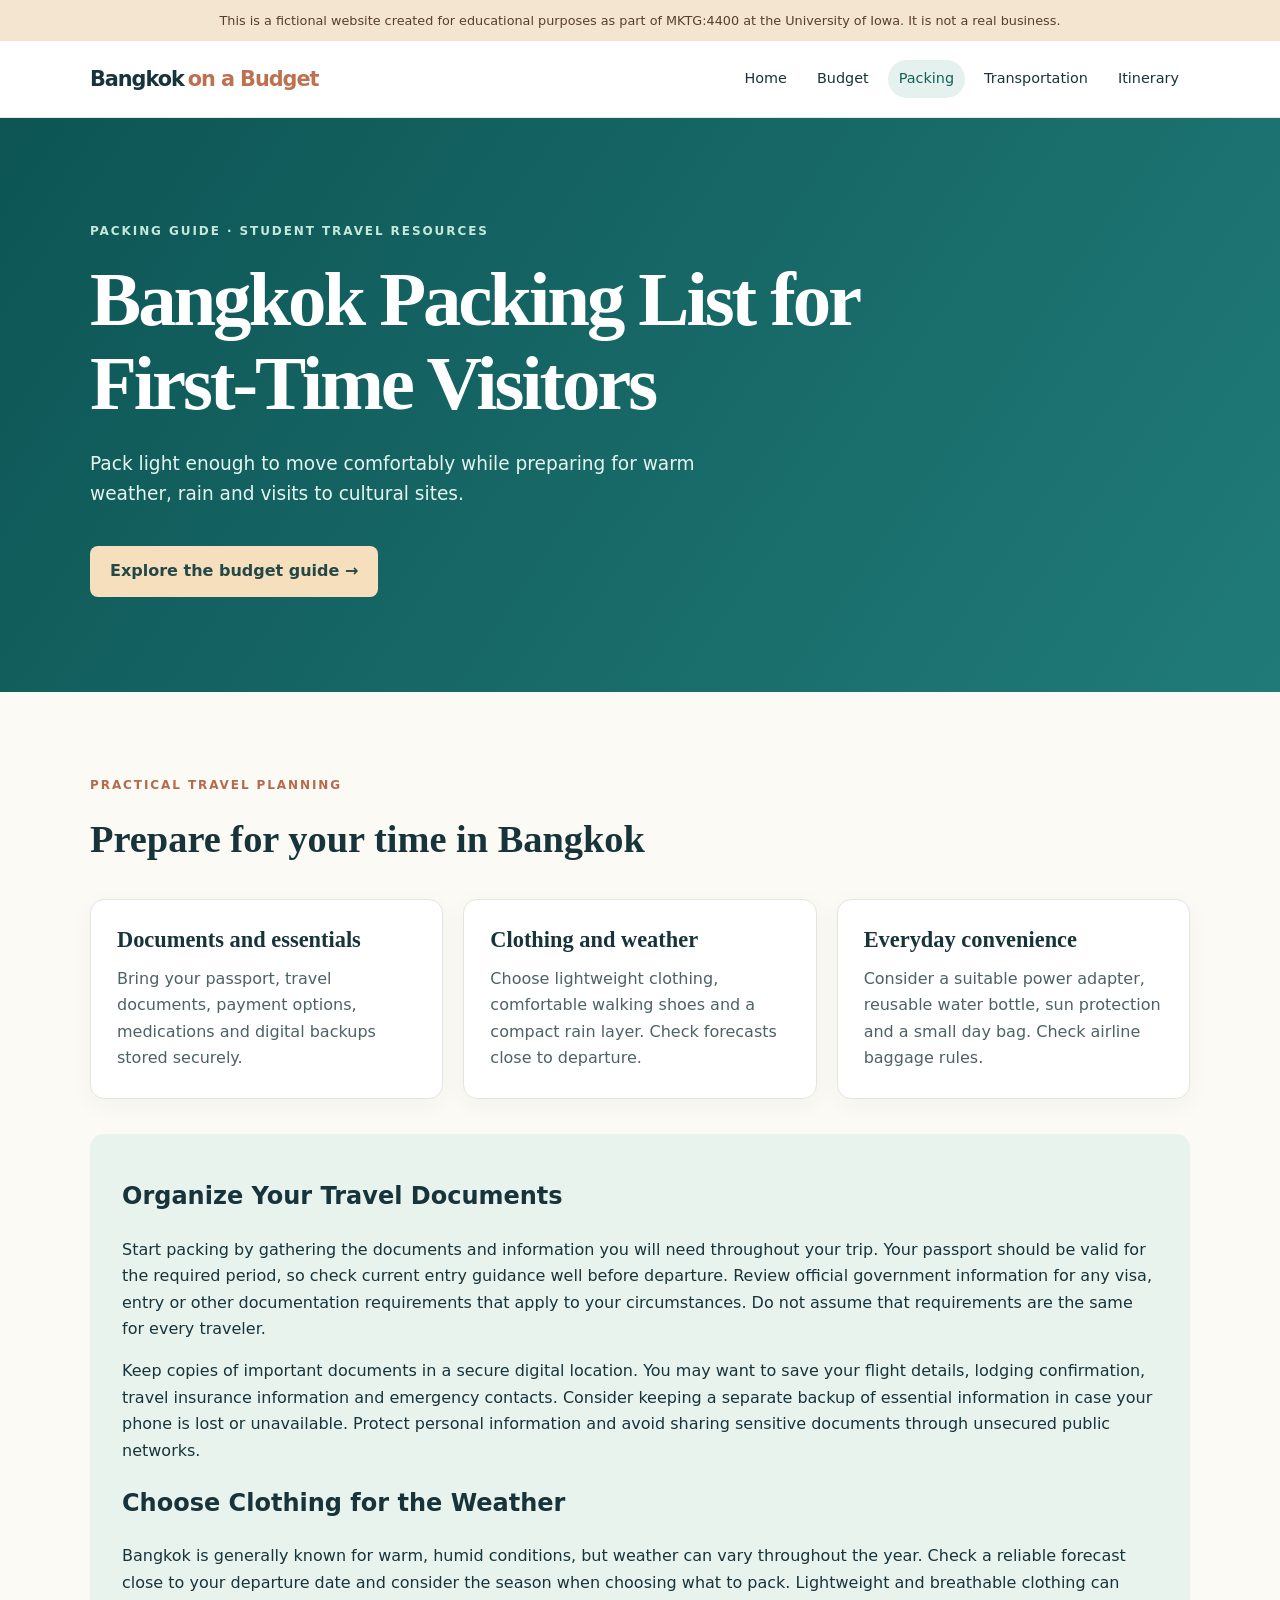
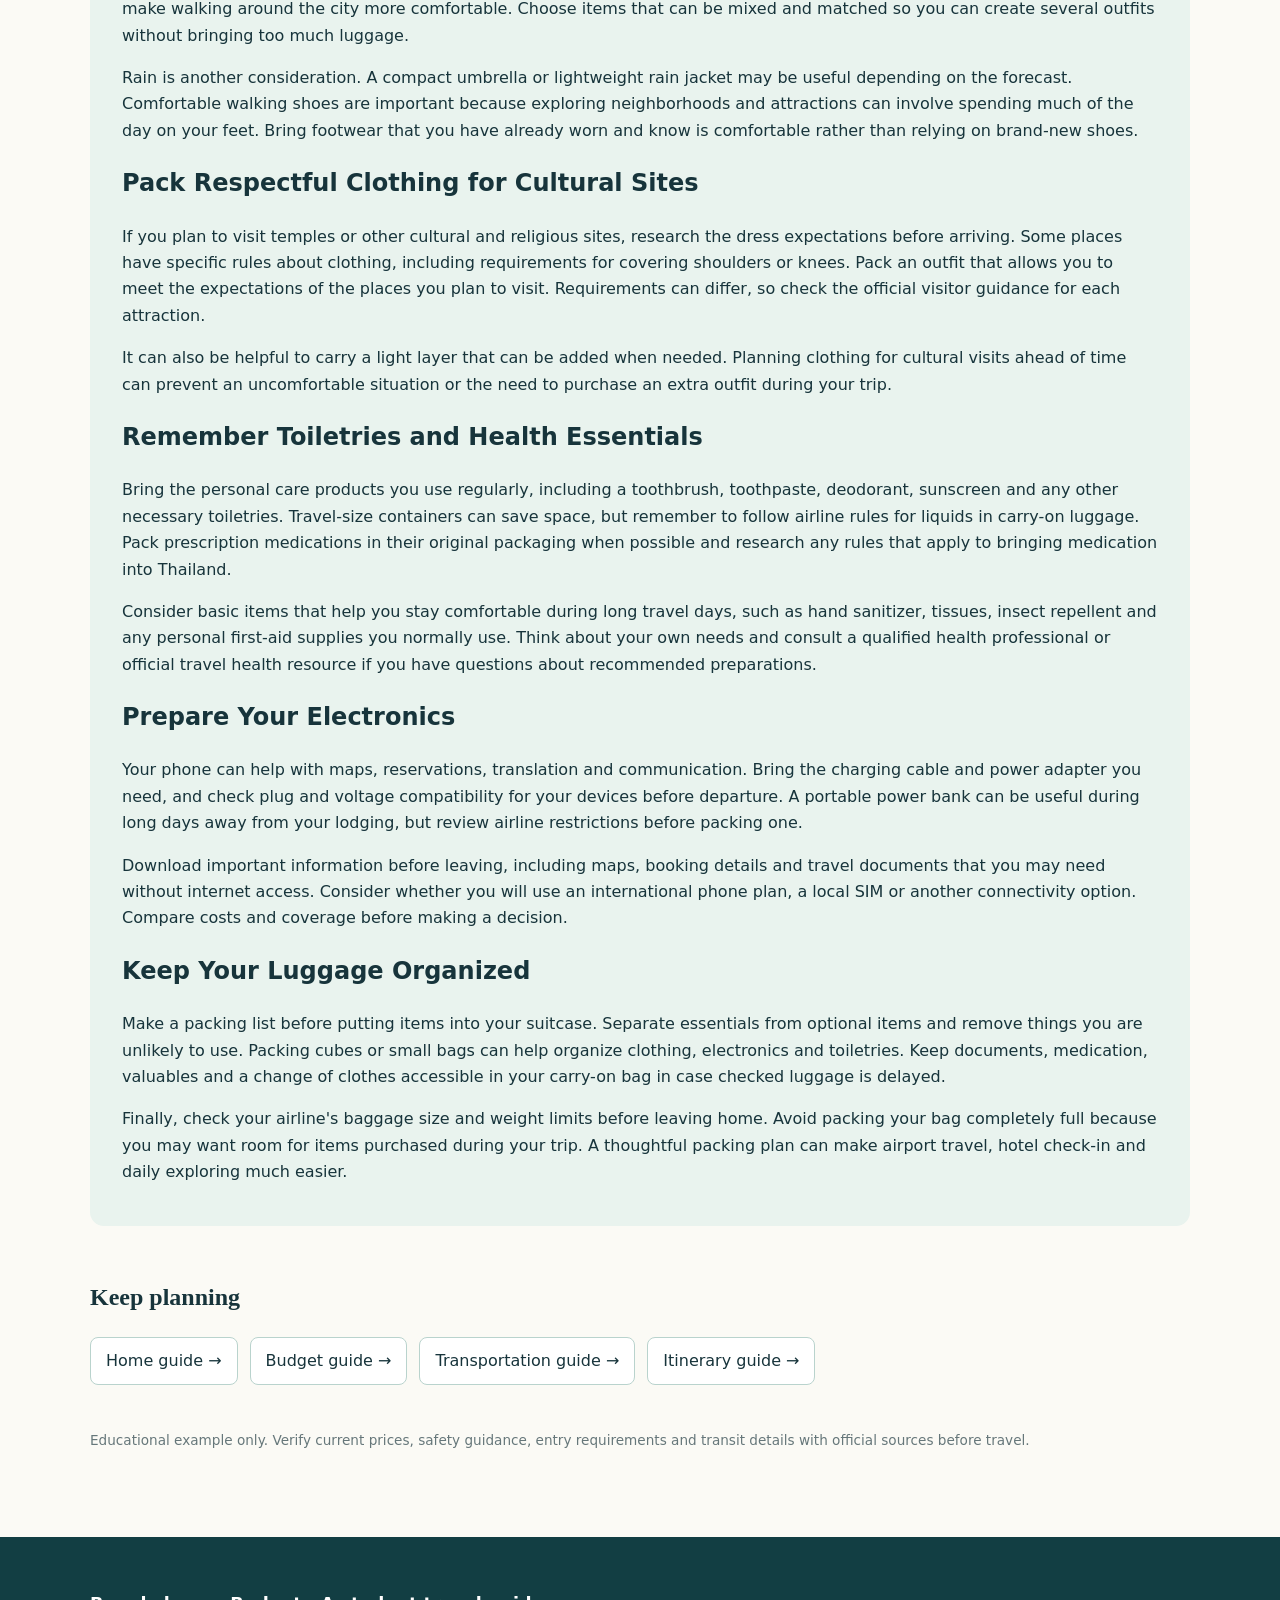
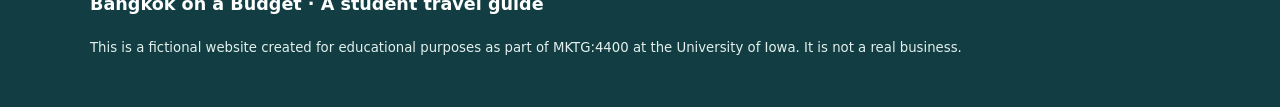
<file: packing.html>
<!doctype html>
<html lang="en">
<head>
  <meta charset="utf-8">
  <meta name="viewport" content="width=device-width, initial-scale=1">
  <meta name="description" content="Prepare for Bangkok with a practical packing list covering travel documents, clothing, electronics and everyday essentials.">
  <title>Bangkok Packing List for First-Time Visitors | Bangkok on a Budget</title>
  <link rel="stylesheet" href="style.css">
</head>
<body>
  <div class="notice">This is a fictional website created for educational purposes as part of MKTG:4400 at the University of Iowa. It is not a real business.</div>

  <header class="site-header">
    <div class="container header-inner">
      <a class="brand" href="index.html">Bangkok<span>on a Budget</span></a>
      <nav aria-label="Main navigation">
        <a href="index.html">Home</a>
        <a href="budget.html">Budget</a>
        <a href="packing.html" aria-current="page">Packing</a>
        <a href="transportation.html">Transportation</a>
        <a href="itinerary.html">Itinerary</a>
      </nav>
    </div>
  </header>

  <main>
    <section class="hero">
      <div class="container">
        <p class="eyebrow">Packing guide · Student travel resources</p>
        <h1>Bangkok Packing List for First-Time Visitors</h1>
        <p class="lead">Pack light enough to move comfortably while preparing for warm weather, rain and visits to cultural sites.</p>
        <a class="button" href="budget.html">Explore the budget guide →</a>
      </div>
    </section>

    <section class="container content">
      <div class="section-heading">
        <p class="eyebrow">Practical travel planning</p>
        <h2>Prepare for your time in Bangkok</h2>
      </div>

      <div class="cards">
        <article class="card">
          <h2>Documents and essentials</h2>
          <p>Bring your passport, travel documents, payment options, medications and digital backups stored securely.</p>
        </article>
        <article class="card">
          <h2>Clothing and weather</h2>
          <p>Choose lightweight clothing, comfortable walking shoes and a compact rain layer. Check forecasts close to departure.</p>
        </article>
        <article class="card">
          <h2>Everyday convenience</h2>
          <p>Consider a suitable power adapter, reusable water bottle, sun protection and a small day bag. Check airline baggage rules.</p>
        </article>
      </div>

      <section class="feature">
        <h2>Organize Your Travel Documents</h2>
        <p>Start packing by gathering the documents and information you will need throughout your trip. Your passport should be valid for the required period, so check current entry guidance well before departure. Review official government information for any visa, entry or other documentation requirements that apply to your circumstances. Do not assume that requirements are the same for every traveler.</p>

        <p>Keep copies of important documents in a secure digital location. You may want to save your flight details, lodging confirmation, travel insurance information and emergency contacts. Consider keeping a separate backup of essential information in case your phone is lost or unavailable. Protect personal information and avoid sharing sensitive documents through unsecured public networks.</p>

        <h2>Choose Clothing for the Weather</h2>
        <p>Bangkok is generally known for warm, humid conditions, but weather can vary throughout the year. Check a reliable forecast close to your departure date and consider the season when choosing what to pack. Lightweight and breathable clothing can make walking around the city more comfortable. Choose items that can be mixed and matched so you can create several outfits without bringing too much luggage.</p>

        <p>Rain is another consideration. A compact umbrella or lightweight rain jacket may be useful depending on the forecast. Comfortable walking shoes are important because exploring neighborhoods and attractions can involve spending much of the day on your feet. Bring footwear that you have already worn and know is comfortable rather than relying on brand-new shoes.</p>

        <h2>Pack Respectful Clothing for Cultural Sites</h2>
        <p>If you plan to visit temples or other cultural and religious sites, research the dress expectations before arriving. Some places have specific rules about clothing, including requirements for covering shoulders or knees. Pack an outfit that allows you to meet the expectations of the places you plan to visit. Requirements can differ, so check the official visitor guidance for each attraction.</p>

        <p>It can also be helpful to carry a light layer that can be added when needed. Planning clothing for cultural visits ahead of time can prevent an uncomfortable situation or the need to purchase an extra outfit during your trip.</p>

        <h2>Remember Toiletries and Health Essentials</h2>
        <p>Bring the personal care products you use regularly, including a toothbrush, toothpaste, deodorant, sunscreen and any other necessary toiletries. Travel-size containers can save space, but remember to follow airline rules for liquids in carry-on luggage. Pack prescription medications in their original packaging when possible and research any rules that apply to bringing medication into Thailand.</p>

        <p>Consider basic items that help you stay comfortable during long travel days, such as hand sanitizer, tissues, insect repellent and any personal first-aid supplies you normally use. Think about your own needs and consult a qualified health professional or official travel health resource if you have questions about recommended preparations.</p>

        <h2>Prepare Your Electronics</h2>
        <p>Your phone can help with maps, reservations, translation and communication. Bring the charging cable and power adapter you need, and check plug and voltage compatibility for your devices before departure. A portable power bank can be useful during long days away from your lodging, but review airline restrictions before packing one.</p>

        <p>Download important information before leaving, including maps, booking details and travel documents that you may need without internet access. Consider whether you will use an international phone plan, a local SIM or another connectivity option. Compare costs and coverage before making a decision.</p>

        <h2>Keep Your Luggage Organized</h2>
        <p>Make a packing list before putting items into your suitcase. Separate essentials from optional items and remove things you are unlikely to use. Packing cubes or small bags can help organize clothing, electronics and toiletries. Keep documents, medication, valuables and a change of clothes accessible in your carry-on bag in case checked luggage is delayed.</p>

        <p>Finally, check your airline's baggage size and weight limits before leaving home. Avoid packing your bag completely full because you may want room for items purchased during your trip. A thoughtful packing plan can make airport travel, hotel check-in and daily exploring much easier.</p>
      </section>

      <section class="related">
        <h2>Keep planning</h2>
        <div class="links">
          <a class="guide-link" href="index.html">Home guide <span aria-hidden="true">→</span></a>
          <a class="guide-link" href="budget.html">Budget guide <span aria-hidden="true">→</span></a>
          <a class="guide-link" href="transportation.html">Transportation guide <span aria-hidden="true">→</span></a>
          <a class="guide-link" href="itinerary.html">Itinerary guide <span aria-hidden="true">→</span></a>
        </div>
      </section>

      <p class="disclaimer">Educational example only. Verify current prices, safety guidance, entry requirements and transit details with official sources before travel.</p>
    </section>
  </main>

  <footer>
    <div class="container">
      <p class="footer-brand">Bangkok on a Budget · A student travel guide</p>
      <p>This is a fictional website created for educational purposes as part of MKTG:4400 at the University of Iowa. It is not a real business.</p>
    </div>
  </footer>
</body>
</html>
</file>
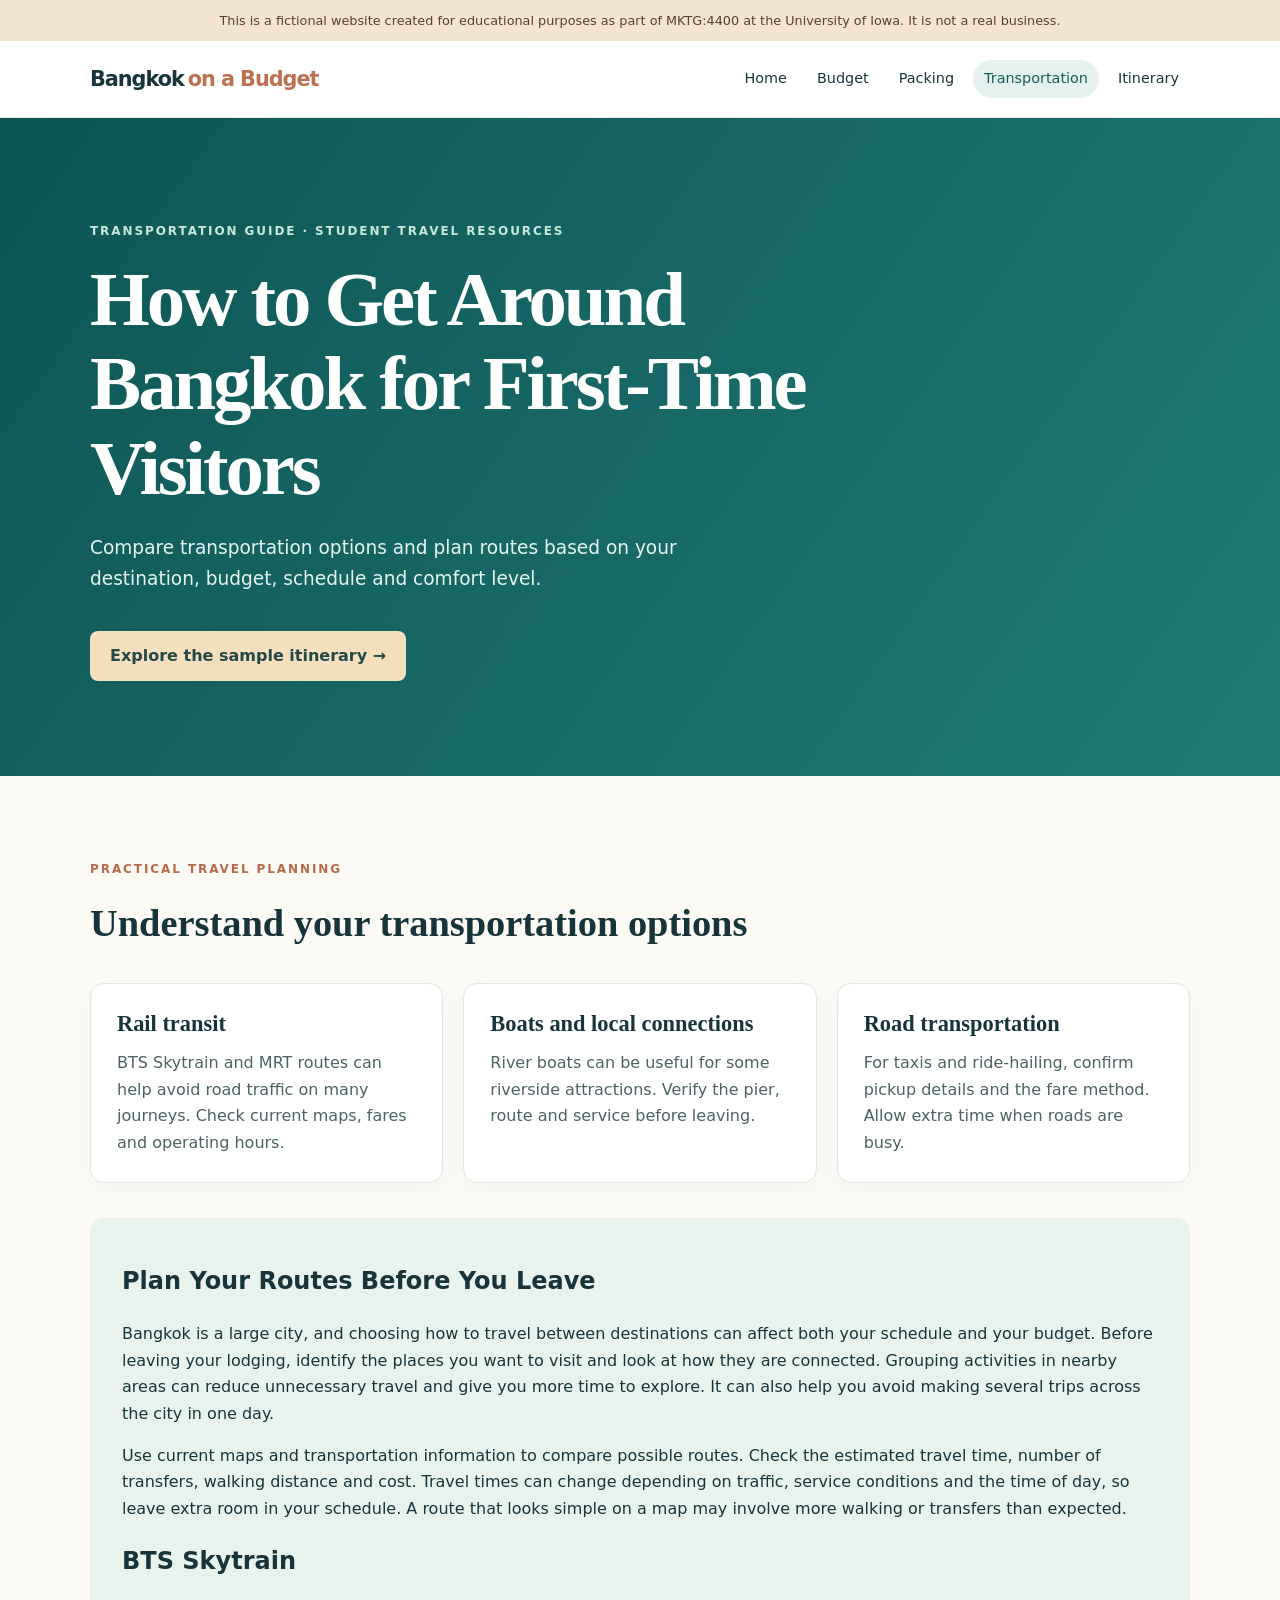
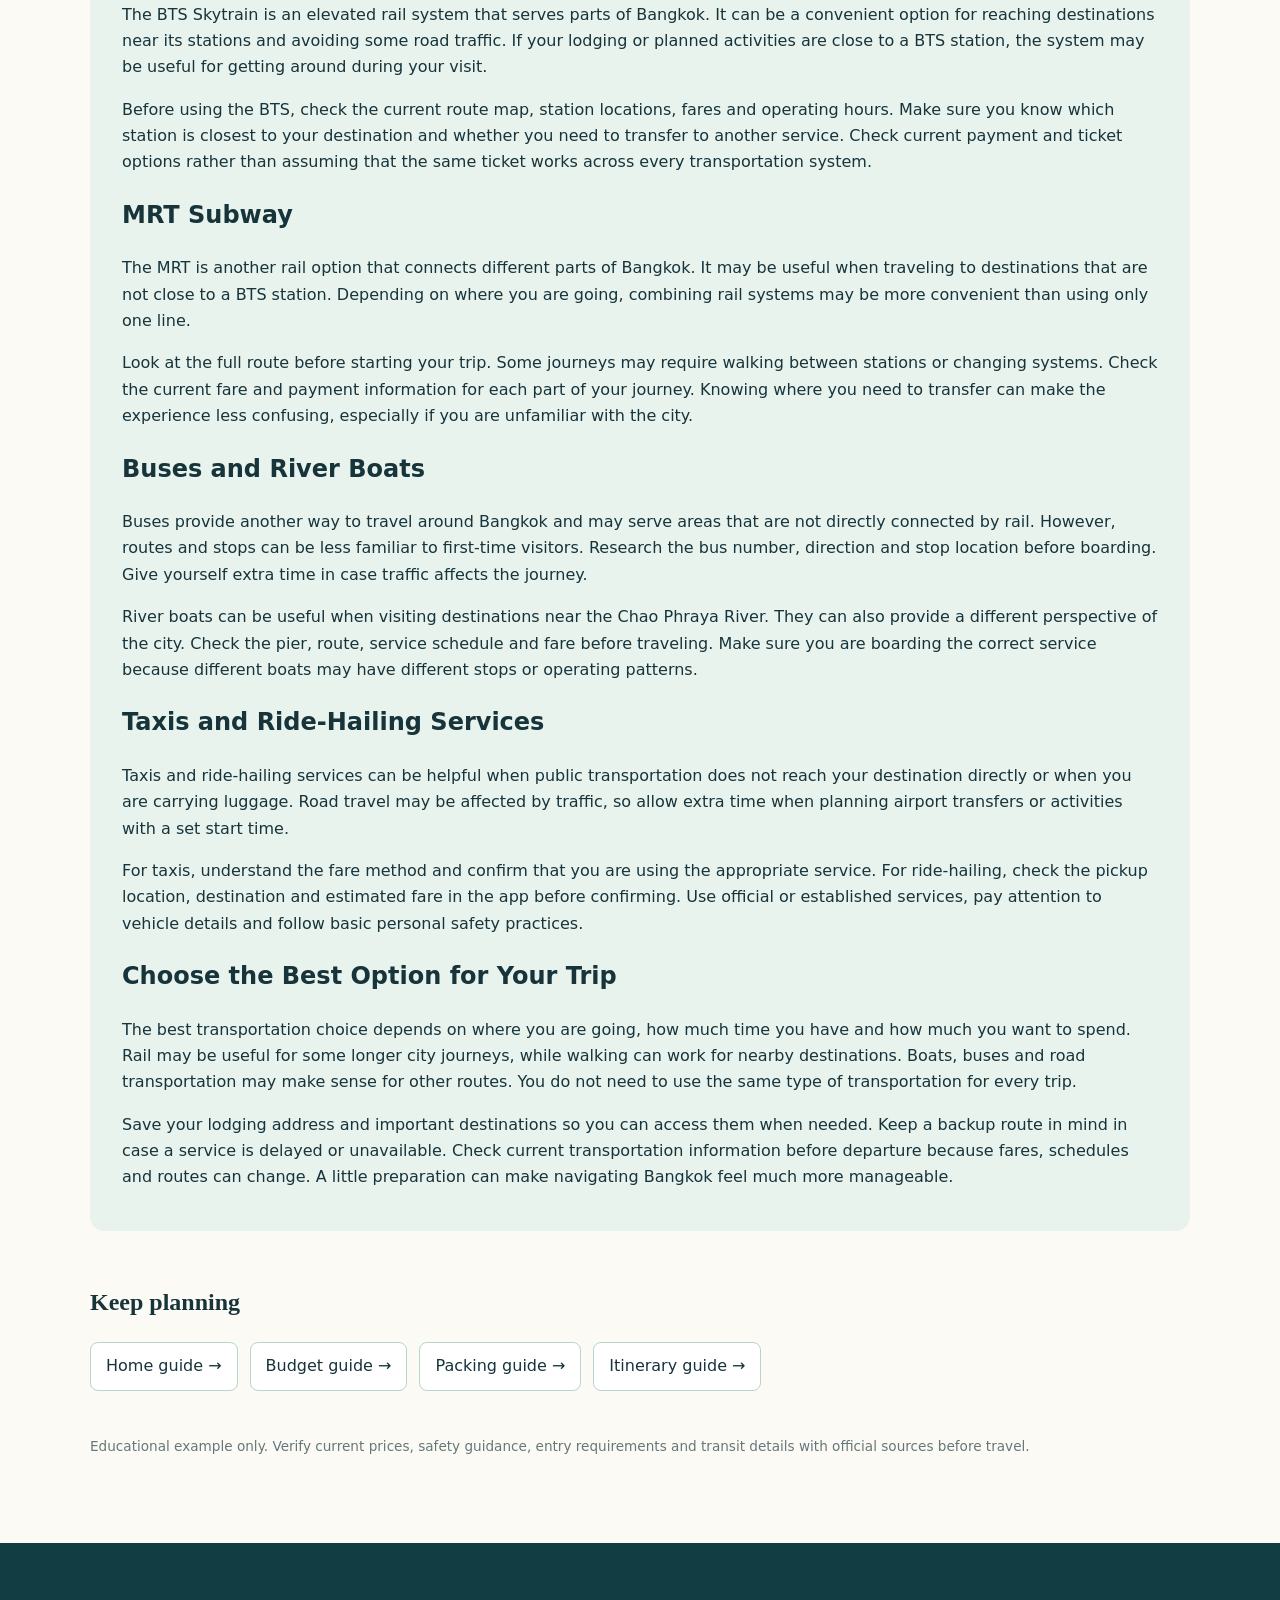
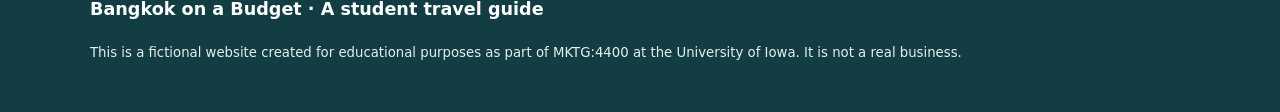
<file: transportation.html>
<!doctype html>
<html lang="en">
<head>
  <meta charset="utf-8">
  <meta name="viewport" content="width=device-width, initial-scale=1">
  <meta name="description" content="Learn how to get around Bangkok with a first-time visitor's guide to trains, buses, boats, taxis and route planning.">
  <title>How to Get Around Bangkok for First-Time Visitors | Bangkok on a Budget</title>
  <link rel="stylesheet" href="style.css">
</head>
<body>
  <div class="notice">This is a fictional website created for educational purposes as part of MKTG:4400 at the University of Iowa. It is not a real business.</div>

  <header class="site-header">
    <div class="container header-inner">
      <a class="brand" href="index.html">Bangkok<span>on a Budget</span></a>
      <nav aria-label="Main navigation">
        <a href="index.html">Home</a>
        <a href="budget.html">Budget</a>
        <a href="packing.html">Packing</a>
        <a href="transportation.html" aria-current="page">Transportation</a>
        <a href="itinerary.html">Itinerary</a>
      </nav>
    </div>
  </header>

  <main>
    <section class="hero">
      <div class="container">
        <p class="eyebrow">Transportation guide · Student travel resources</p>
        <h1>How to Get Around Bangkok for First-Time Visitors</h1>
        <p class="lead">Compare transportation options and plan routes based on your destination, budget, schedule and comfort level.</p>
        <a class="button" href="itinerary.html">Explore the sample itinerary →</a>
      </div>
    </section>

    <section class="container content">
      <div class="section-heading">
        <p class="eyebrow">Practical travel planning</p>
        <h2>Understand your transportation options</h2>
      </div>

      <div class="cards">
        <article class="card">
          <h2>Rail transit</h2>
          <p>BTS Skytrain and MRT routes can help avoid road traffic on many journeys. Check current maps, fares and operating hours.</p>
        </article>
        <article class="card">
          <h2>Boats and local connections</h2>
          <p>River boats can be useful for some riverside attractions. Verify the pier, route and service before leaving.</p>
        </article>
        <article class="card">
          <h2>Road transportation</h2>
          <p>For taxis and ride-hailing, confirm pickup details and the fare method. Allow extra time when roads are busy.</p>
        </article>
      </div>

      <section class="feature">
        <h2>Plan Your Routes Before You Leave</h2>
        <p>Bangkok is a large city, and choosing how to travel between destinations can affect both your schedule and your budget. Before leaving your lodging, identify the places you want to visit and look at how they are connected. Grouping activities in nearby areas can reduce unnecessary travel and give you more time to explore. It can also help you avoid making several trips across the city in one day.</p>

        <p>Use current maps and transportation information to compare possible routes. Check the estimated travel time, number of transfers, walking distance and cost. Travel times can change depending on traffic, service conditions and the time of day, so leave extra room in your schedule. A route that looks simple on a map may involve more walking or transfers than expected.</p>

        <h2>BTS Skytrain</h2>
        <p>The BTS Skytrain is an elevated rail system that serves parts of Bangkok. It can be a convenient option for reaching destinations near its stations and avoiding some road traffic. If your lodging or planned activities are close to a BTS station, the system may be useful for getting around during your visit.</p>

        <p>Before using the BTS, check the current route map, station locations, fares and operating hours. Make sure you know which station is closest to your destination and whether you need to transfer to another service. Check current payment and ticket options rather than assuming that the same ticket works across every transportation system.</p>

        <h2>MRT Subway</h2>
        <p>The MRT is another rail option that connects different parts of Bangkok. It may be useful when traveling to destinations that are not close to a BTS station. Depending on where you are going, combining rail systems may be more convenient than using only one line.</p>

        <p>Look at the full route before starting your trip. Some journeys may require walking between stations or changing systems. Check the current fare and payment information for each part of your journey. Knowing where you need to transfer can make the experience less confusing, especially if you are unfamiliar with the city.</p>

        <h2>Buses and River Boats</h2>
        <p>Buses provide another way to travel around Bangkok and may serve areas that are not directly connected by rail. However, routes and stops can be less familiar to first-time visitors. Research the bus number, direction and stop location before boarding. Give yourself extra time in case traffic affects the journey.</p>

        <p>River boats can be useful when visiting destinations near the Chao Phraya River. They can also provide a different perspective of the city. Check the pier, route, service schedule and fare before traveling. Make sure you are boarding the correct service because different boats may have different stops or operating patterns.</p>

        <h2>Taxis and Ride-Hailing Services</h2>
        <p>Taxis and ride-hailing services can be helpful when public transportation does not reach your destination directly or when you are carrying luggage. Road travel may be affected by traffic, so allow extra time when planning airport transfers or activities with a set start time.</p>

        <p>For taxis, understand the fare method and confirm that you are using the appropriate service. For ride-hailing, check the pickup location, destination and estimated fare in the app before confirming. Use official or established services, pay attention to vehicle details and follow basic personal safety practices.</p>

        <h2>Choose the Best Option for Your Trip</h2>
        <p>The best transportation choice depends on where you are going, how much time you have and how much you want to spend. Rail may be useful for some longer city journeys, while walking can work for nearby destinations. Boats, buses and road transportation may make sense for other routes. You do not need to use the same type of transportation for every trip.</p>

        <p>Save your lodging address and important destinations so you can access them when needed. Keep a backup route in mind in case a service is delayed or unavailable. Check current transportation information before departure because fares, schedules and routes can change. A little preparation can make navigating Bangkok feel much more manageable.</p>
      </section>

      <section class="related">
        <h2>Keep planning</h2>
        <div class="links">
          <a class="guide-link" href="index.html">Home guide <span aria-hidden="true">→</span></a>
          <a class="guide-link" href="budget.html">Budget guide <span aria-hidden="true">→</span></a>
          <a class="guide-link" href="packing.html">Packing guide <span aria-hidden="true">→</span></a>
          <a class="guide-link" href="itinerary.html">Itinerary guide <span aria-hidden="true">→</span></a>
        </div>
      </section>

      <p class="disclaimer">Educational example only. Verify current prices, safety guidance, entry requirements and transit details with official sources before travel.</p>
    </section>
  </main>

  <footer>
    <div class="container">
      <p class="footer-brand">Bangkok on a Budget · A student travel guide</p>
      <p>This is a fictional website created for educational purposes as part of MKTG:4400 at the University of Iowa. It is not a real business.</p>
    </div>
  </footer>
</body>
</html>
</file>
<file: style.css>
*{box-sizing:border-box}html{scroll-behavior:smooth}body{margin:0;color:#17343b;background:#fbfaf5;font:16px/1.65 system-ui,-apple-system,Segoe UI,sans-serif}a{color:inherit}.container{width:min(1100px,calc(100% - 40px));margin:auto}.notice{background:#f4e5d1;color:#593f2b;padding:10px 20px;text-align:center;font-size:.8rem}.site-header{background:#fff;border-bottom:1px solid #e2e8e6}.header-inner{display:flex;align-items:center;justify-content:space-between;gap:24px;flex-wrap:wrap;padding:19px 0}.brand{font-size:1.3rem;font-weight:800;letter-spacing:-.05em;text-decoration:none;white-space:nowrap}.brand span{color:#bc7251;margin-left:4px}nav{display:flex;gap:8px;flex-wrap:wrap}nav a{font-size:.9rem;text-decoration:none;padding:7px 11px;border-radius:30px}nav a:hover,nav a[aria-current]{background:#e5f1ee;color:#12605b}.hero{background:linear-gradient(125deg,#0d5555,#207b78);color:white;padding:92px 0 95px}.hero .container{max-width:1100px}.eyebrow{text-transform:uppercase;letter-spacing:.16em;font-size:.75rem;font-weight:800}.hero .eyebrow{color:#c5e8db}h1{font-family:Georgia,serif;font-size:clamp(2.6rem,6vw,5.2rem);line-height:1.1;max-width:850px;letter-spacing:-.04em;margin:16px 0 22px}.lead{font-size:1.16rem;max-width:680px;color:#e5f5f0}.button{display:inline-block;margin-top:18px;background:#f5dfbd;color:#244747;text-decoration:none;padding:12px 20px;border-radius:8px;font-weight:750}.content{padding:72px 0}.section-heading h2{font-family:Georgia,serif;font-size:clamp(1.7rem,3vw,2.5rem);margin:8px 0 28px}.section-heading .eyebrow{color:#b66a4a}.cards{display:grid;grid-template-columns:repeat(3,minmax(0,1fr));gap:20px}.card{padding:26px;border:1px solid #e2e6e0;background:#fff;border-radius:14px;box-shadow:0 6px 24px #123b3a0a}.card h2{font-family:Georgia,serif;font-size:1.4rem;line-height:1.25;margin:0 0 12px}.card p{margin:0;color:#4c6264}.feature{margin-top:35px;background:#e9f3ee;border-radius:14px;padding:24px 32px}.related{margin-top:52px}.related h2{font-family:Georgia,serif}.links{display:flex;flex-wrap:wrap;gap:12px}.guide-link{border:1px solid #b9d3cd;border-radius:8px;padding:10px 15px;text-decoration:none;background:white}.guide-link:hover{background:#e8f4f1}.disclaimer{margin-top:44px;font-size:.85rem;color:#66777a}footer{background:#123e43;color:#e3f0ed;padding:35px 0;font-size:.83rem}footer .footer-brand{font-size:1.1rem;font-weight:800;color:white}@media(max-width:760px){.header-inner{align-items:flex-start}nav{width:100%}nav a{padding:6px 9px}.hero{padding:64px 0}.cards{grid-template-columns:1fr}.content{padding:48px 0}}
</file>
